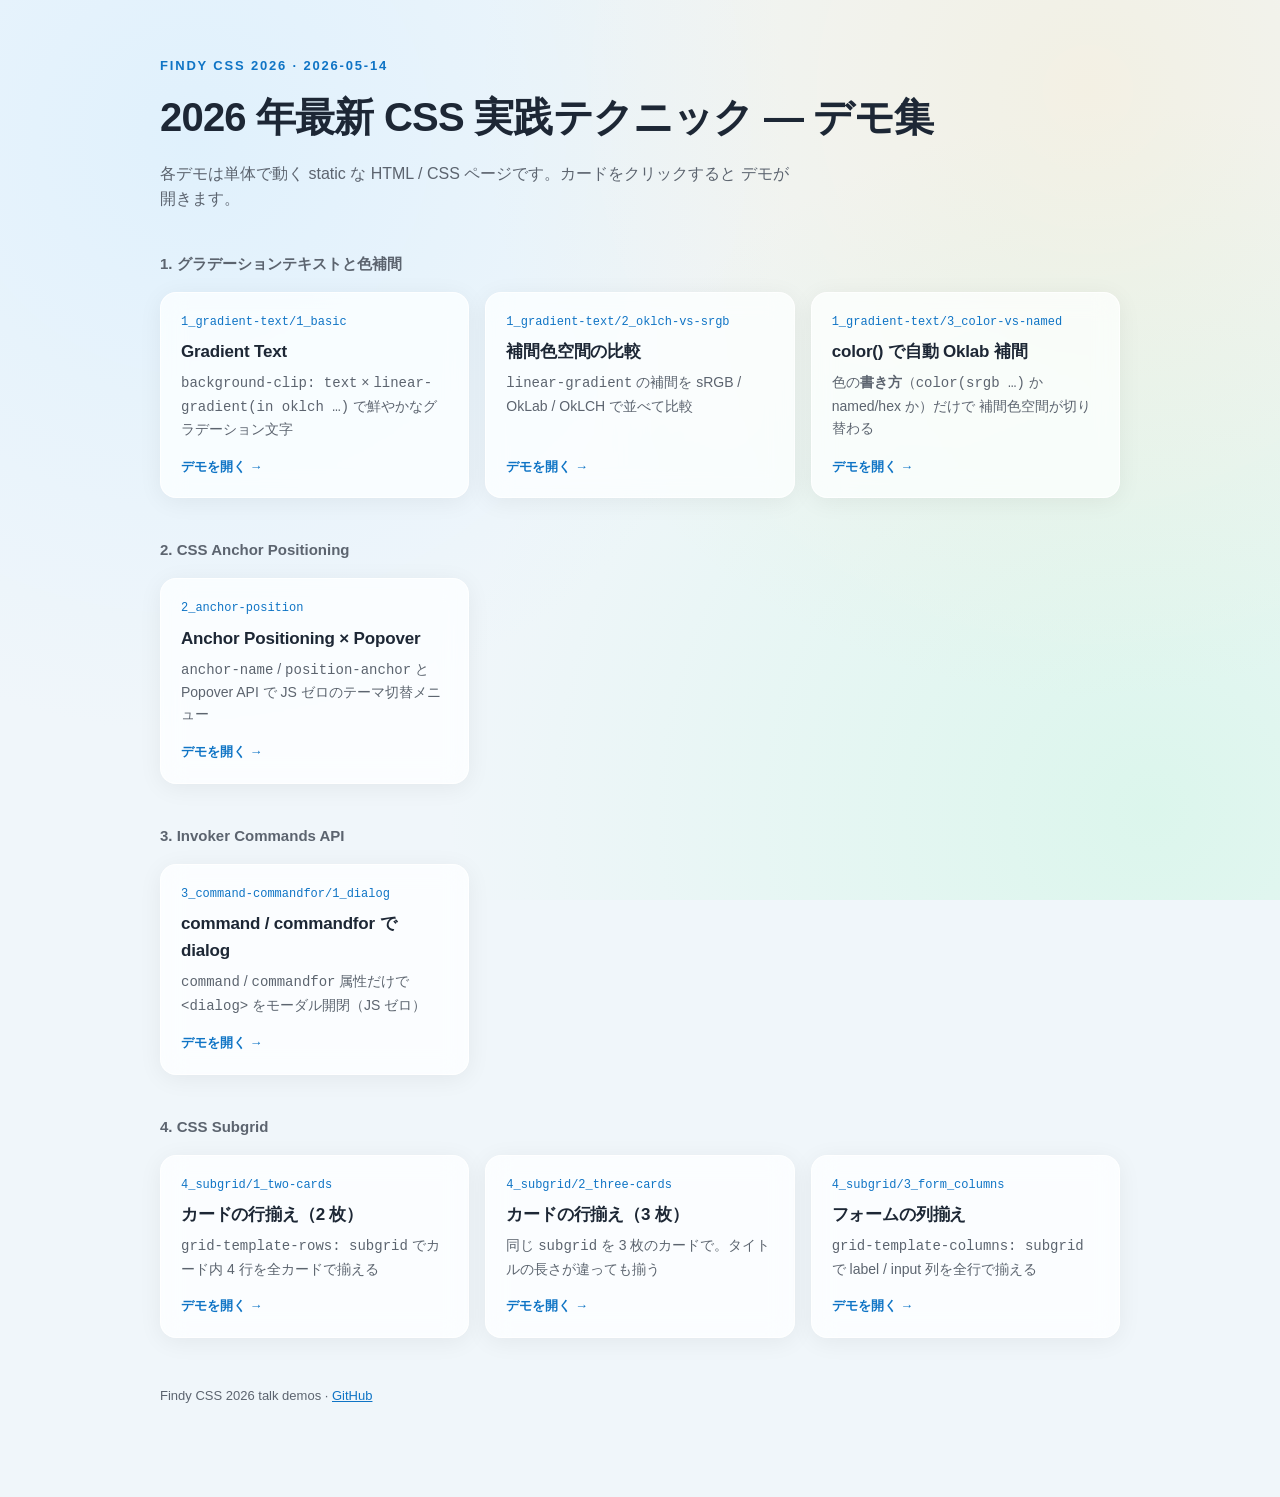
<file: index.html>
<!doctype html>
<html lang="ja">
  <head>
    <meta charset="utf-8" />
    <meta name="viewport" content="width=device-width, initial-scale=1.0" />
    <title>Findy CSS 2026 — Demos</title>
    <style>
      *,
      *::before,
      *::after {
        box-sizing: border-box;
        margin: 0;
        padding: 0;
      }
      :root {
        color-scheme: light;
        --text-primary: oklch(0.27 0.03 256);
        --text-secondary: oklch(0.5 0.02 256);
        --bg: oklch(0.97 0.008 240);
        --card-bg: oklch(1 0 0 / 0.7);
        --card-border: oklch(1 0 0 / 0.8);
        --accent: oklch(0.55 0.15 250);
        --shadow: 0 4px 24px oklch(0 0 0 / 0.06);
      }
      body {
        min-height: 100dvh;
        padding: 56px 24px 96px;
        font-family:
          -apple-system, BlinkMacSystemFont, "Segoe UI", "Hiragino Kaku Gothic ProN",
          "Noto Sans JP", sans-serif;
        line-height: 1.6;
        color: var(--text-primary);
        background:
          radial-gradient(circle at 15% 15%, oklch(0.93 0.05 250 / 0.5), transparent 45%),
          radial-gradient(circle at 85% 10%, oklch(0.9 0.12 80 / 0.18), transparent 45%),
          radial-gradient(circle at 90% 90%, oklch(0.92 0.08 160 / 0.35), transparent 50%),
          var(--bg);
        background-attachment: fixed;
      }
      .wrap {
        max-width: 960px;
        margin: 0 auto;
      }
      header {
        margin-bottom: 40px;
      }
      .eyebrow {
        font-size: 0.8125rem;
        font-weight: 700;
        letter-spacing: 0.14em;
        text-transform: uppercase;
        color: var(--accent);
      }
      h1 {
        margin: 8px 0 12px;
        font-size: clamp(1.75rem, 4vw, 2.5rem);
        letter-spacing: -0.02em;
      }
      .lead {
        color: var(--text-secondary);
        max-width: 640px;
        text-wrap: pretty;
      }
      .grid {
        display: grid;
        gap: 16px;
        grid-template-columns: repeat(auto-fill, minmax(280px, 1fr));
      }
      .group-title {
        grid-column: 1 / -1;
        margin: 24px 0 0;
        font-size: 0.9375rem;
        font-weight: 700;
        color: var(--text-secondary);
      }
      .group-title:first-of-type {
        margin-top: 0;
      }
      .card {
        display: flex;
        flex-direction: column;
        gap: 6px;
        padding: 20px;
        border: 1px solid var(--card-border);
        border-radius: 16px;
        background: var(--card-bg);
        backdrop-filter: blur(12px);
        box-shadow: var(--shadow);
        color: inherit;
        text-decoration: none;
        transition:
          transform 0.15s ease,
          box-shadow 0.15s ease;
      }
      .card:hover {
        transform: translateY(-2px);
        box-shadow: 0 10px 30px oklch(0 0 0 / 0.1);
      }
      .card-path {
        font-family: ui-monospace, "SF Mono", Menlo, monospace;
        font-size: 0.75rem;
        color: var(--accent);
      }
      .card-title {
        font-size: 1.0625rem;
        font-weight: 700;
        letter-spacing: -0.01em;
      }
      .card-desc {
        font-size: 0.875rem;
        color: var(--text-secondary);
        text-wrap: pretty;
      }
      .card-open {
        margin-top: auto;
        padding-top: 10px;
        font-size: 0.8125rem;
        font-weight: 600;
        color: var(--accent);
      }
      footer {
        margin-top: 48px;
        font-size: 0.8125rem;
        color: var(--text-secondary);
      }
      footer a {
        color: var(--accent);
      }
      :focus-visible {
        outline: 2px solid var(--accent);
        outline-offset: 3px;
      }
    </style>
  </head>
  <body>
    <div class="wrap">
      <header>
        <p class="eyebrow">Findy CSS 2026 · 2026-05-14</p>
        <h1>2026 年最新 CSS 実践テクニック — デモ集</h1>
        <p class="lead">
          各デモは単体で動く static な HTML / CSS ページです。カードをクリックすると
          デモが開きます。
        </p>
      </header>

      <div class="grid">
        <h2 class="group-title">1. グラデーションテキストと色補間</h2>

        <a class="card" href="./1_gradient-text/1_basic/">
          <span class="card-path">1_gradient-text/1_basic</span>
          <span class="card-title">Gradient Text</span>
          <span class="card-desc">
            <code>background-clip: text</code> × <code>linear-gradient(in oklch …)</code>
            で鮮やかなグラデーション文字
          </span>
          <span class="card-open">デモを開く →</span>
        </a>

        <a class="card" href="./1_gradient-text/2_oklch-vs-srgb/">
          <span class="card-path">1_gradient-text/2_oklch-vs-srgb</span>
          <span class="card-title">補間色空間の比較</span>
          <span class="card-desc">
            <code>linear-gradient</code> の補間を sRGB / OkLab / OkLCH で並べて比較
          </span>
          <span class="card-open">デモを開く →</span>
        </a>

        <a class="card" href="./1_gradient-text/3_color-vs-named/">
          <span class="card-path">1_gradient-text/3_color-vs-named</span>
          <span class="card-title">color() で自動 Oklab 補間</span>
          <span class="card-desc">
            色の<strong>書き方</strong>（<code>color(srgb …)</code> か named/hex か）だけで
            補間色空間が切り替わる
          </span>
          <span class="card-open">デモを開く →</span>
        </a>

        <h2 class="group-title">2. CSS Anchor Positioning</h2>

        <a class="card" href="./2_anchor-position/">
          <span class="card-path">2_anchor-position</span>
          <span class="card-title">Anchor Positioning × Popover</span>
          <span class="card-desc">
            <code>anchor-name</code> / <code>position-anchor</code> と Popover API で
            JS ゼロのテーマ切替メニュー
          </span>
          <span class="card-open">デモを開く →</span>
        </a>

        <h2 class="group-title">3. Invoker Commands API</h2>

        <a class="card" href="./3_command-commandfor/1_dialog/">
          <span class="card-path">3_command-commandfor/1_dialog</span>
          <span class="card-title">command / commandfor で dialog</span>
          <span class="card-desc">
            <code>command</code> / <code>commandfor</code> 属性だけで
            <code>&lt;dialog&gt;</code> をモーダル開閉（JS ゼロ）
          </span>
          <span class="card-open">デモを開く →</span>
        </a>

        <h2 class="group-title">4. CSS Subgrid</h2>

        <a class="card" href="./4_subgrid/1_two-cards/">
          <span class="card-path">4_subgrid/1_two-cards</span>
          <span class="card-title">カードの行揃え（2 枚）</span>
          <span class="card-desc">
            <code>grid-template-rows: subgrid</code> でカード内 4 行を全カードで揃える
          </span>
          <span class="card-open">デモを開く →</span>
        </a>

        <a class="card" href="./4_subgrid/2_three-cards/">
          <span class="card-path">4_subgrid/2_three-cards</span>
          <span class="card-title">カードの行揃え（3 枚）</span>
          <span class="card-desc">
            同じ <code>subgrid</code> を 3 枚のカードで。タイトルの長さが違っても揃う
          </span>
          <span class="card-open">デモを開く →</span>
        </a>

        <a class="card" href="./4_subgrid/3_form_columns/">
          <span class="card-path">4_subgrid/3_form_columns</span>
          <span class="card-title">フォームの列揃え</span>
          <span class="card-desc">
            <code>grid-template-columns: subgrid</code> で label / input 列を全行で揃える
          </span>
          <span class="card-open">デモを開く →</span>
        </a>
      </div>

      <footer>
        Findy CSS 2026 talk demos ·
        <a href="https://github.com/tonkotsuboy/findy-css-2026-demos">GitHub</a>
      </footer>
    </div>
  </body>
</html>
</file>
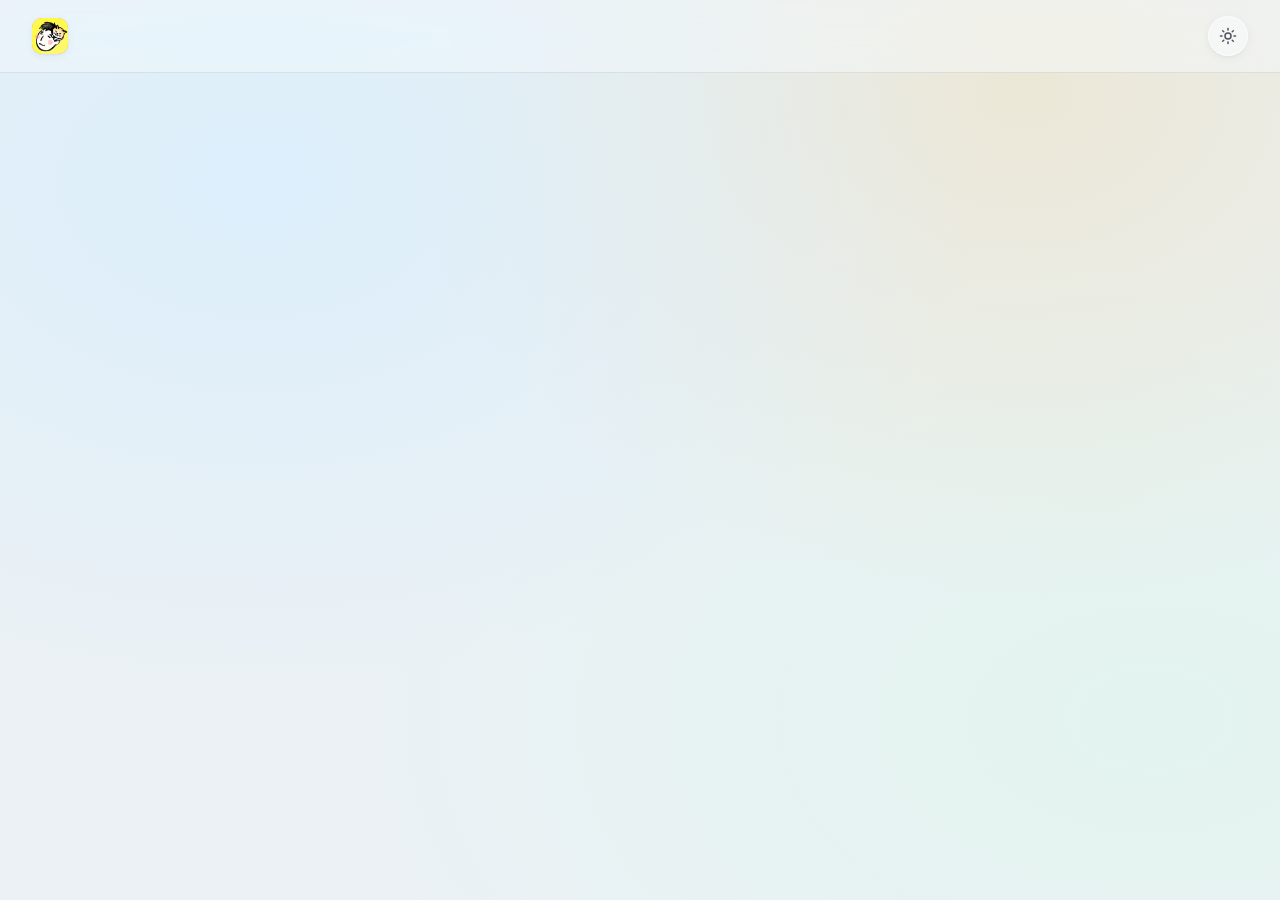
<file: 2_anchor-position/index.html>
<!doctype html>
<html lang="ja">
  <head>
    <meta charset="utf-8" />
    <meta content="width=device-width, initial-scale=1.0" name="viewport" />
    <title>CSS Anchor Positioning - テーマ切り替えメニュー</title>
    <link href="./style.css" rel="stylesheet" />
  </head>
  <body>
    <header class="header">
      <div class="header-inner">
        <!-- Logo -->
        <a href="#" class="logo">
          <span class="avatar">
            <img src="./avatar.png" alt="" width="36" height="36" />
          </span>
        </a>

<!--        &lt;!&ndash; Nav &ndash;&gt;-->
<!--        <nav class="nav">-->
<!--          <a href="#" class="nav-link active">WORKS</a>-->
<!--          <a href="#" class="nav-link">ABOUT</a>-->
<!--          <a href="#" class="nav-link">CONTACT</a>-->
<!--        </nav>-->

        <!-- Actions: テーマ切り替えボタン -->
        <div class="actions">
          <button
            type="button"
            class="theme-button"
            commandfor="theme-menu"
            command="toggle-popover"
          >
            <img src="./sun.svg" alt="" width="18" height="18" />
          </button>

          <!-- Popover: theme-button にアンカー指定で位置決め -->
          <ul id="theme-menu" class="theme-menu" popover>
            <li>
              <button
                type="button"
                class="menu-item"
                commandfor="theme-menu"
                command="hide-popover"
              >
                <img class="menu-icon" src="./sun.svg" alt="" width="16" height="16" />
                <span class="menu-label">ライトテーマ</span>
                <img class="check-icon" src="./check.svg" alt="" width="16" height="16" />
              </button>
            </li>
            <li>
              <button
                type="button"
                class="menu-item"
                commandfor="theme-menu"
                command="hide-popover"
              >
                <img class="menu-icon" src="./moon.svg" alt="" width="16" height="16" />
                <span class="menu-label">ダークテーマ</span>
              </button>
            </li>
            <li>
              <button
                type="button"
                class="menu-item"
                commandfor="theme-menu"
                command="hide-popover"
              >
                <img class="menu-icon" src="./monitor.svg" alt="" width="16" height="16" />
                <span class="menu-label">システム</span>
              </button>
            </li>
          </ul>
        </div>
      </div>
    </header>
  </body>
</html>
</file>
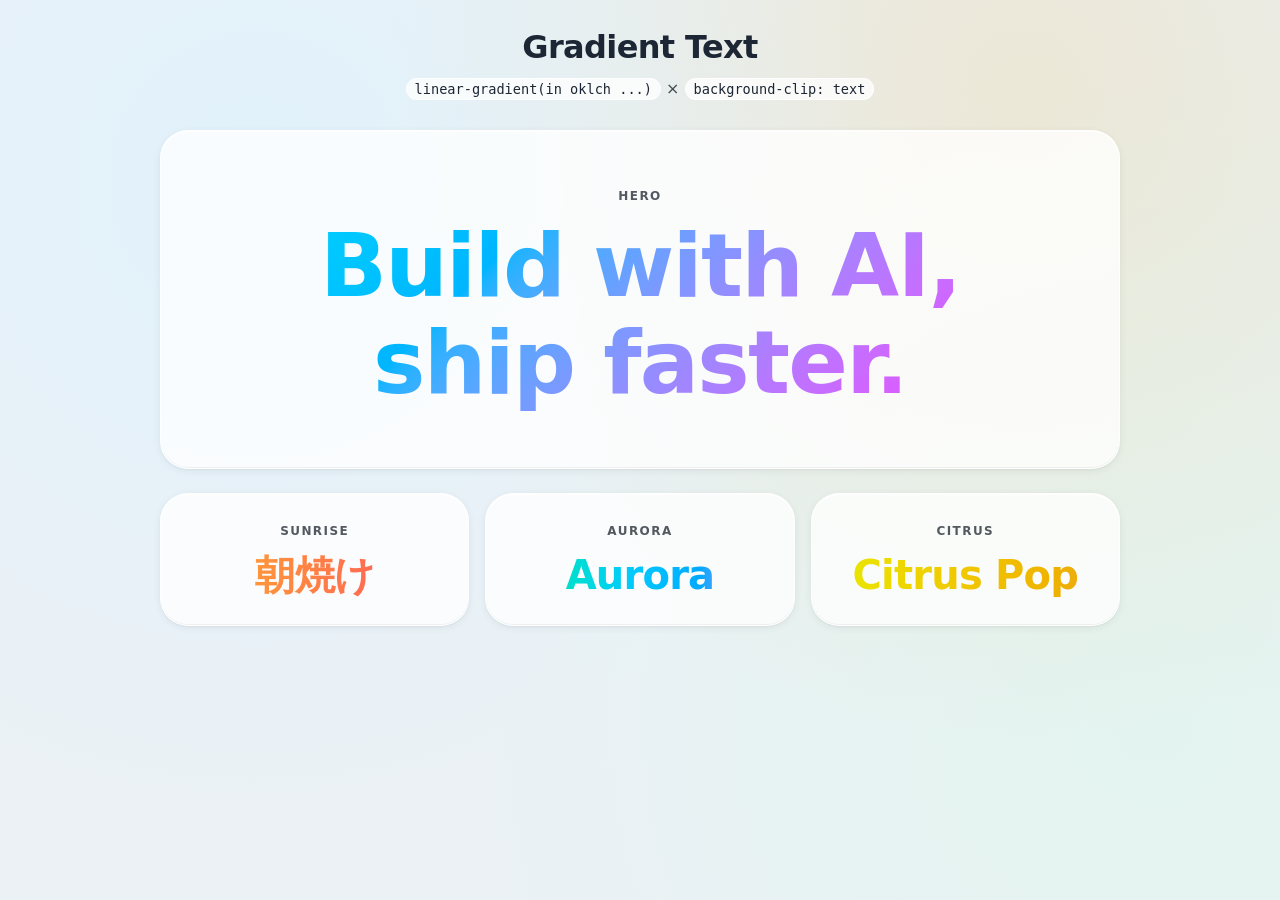
<file: 1_gradient-text/1_basic/index.html>
<!doctype html>
<html lang="ja">
  <head>
    <meta charset="utf-8" />
    <meta content="width=device-width, initial-scale=1.0" name="viewport" />
    <title>AI Gradient Text - 基本</title>
    <link href="./style.css" rel="stylesheet" />
  </head>
  <body>
    <header class="header">
      <h1>Gradient Text</h1>
      <p class="lead">
        <code>linear-gradient(in oklch ...)</code> ×
        <code>background-clip: text</code>
      </p>
    </header>

    <main class="stage">
      <!-- グラデーションテキスト本体：cyan → magenta を OKLCH 補間で繋ぐ -->
      <section class="glass-card hero">
        <p class="eyebrow">HERO</p>
        <h2 class="gradient-text gradient-text--hero">
          Build with AI,<br />ship faster.
        </h2>
      </section>

      <!-- バリエーション：複数のグラデでテキストが主役であることを見せる -->
      <section class="variants">
        <article class="glass-card variant">
          <p class="eyebrow">SUNRISE</p>
          <h3 class="gradient-text gradient-text--sunrise">朝焼け</h3>
        </article>

        <article class="glass-card variant">
          <p class="eyebrow">AURORA</p>
          <h3 class="gradient-text gradient-text--aurora">Aurora</h3>
        </article>

        <article class="glass-card variant">
          <p class="eyebrow">CITRUS</p>
          <h3 class="gradient-text gradient-text--citrus">Citrus Pop</h3>
        </article>
      </section>
    </main>
  </body>
</html>
</file>
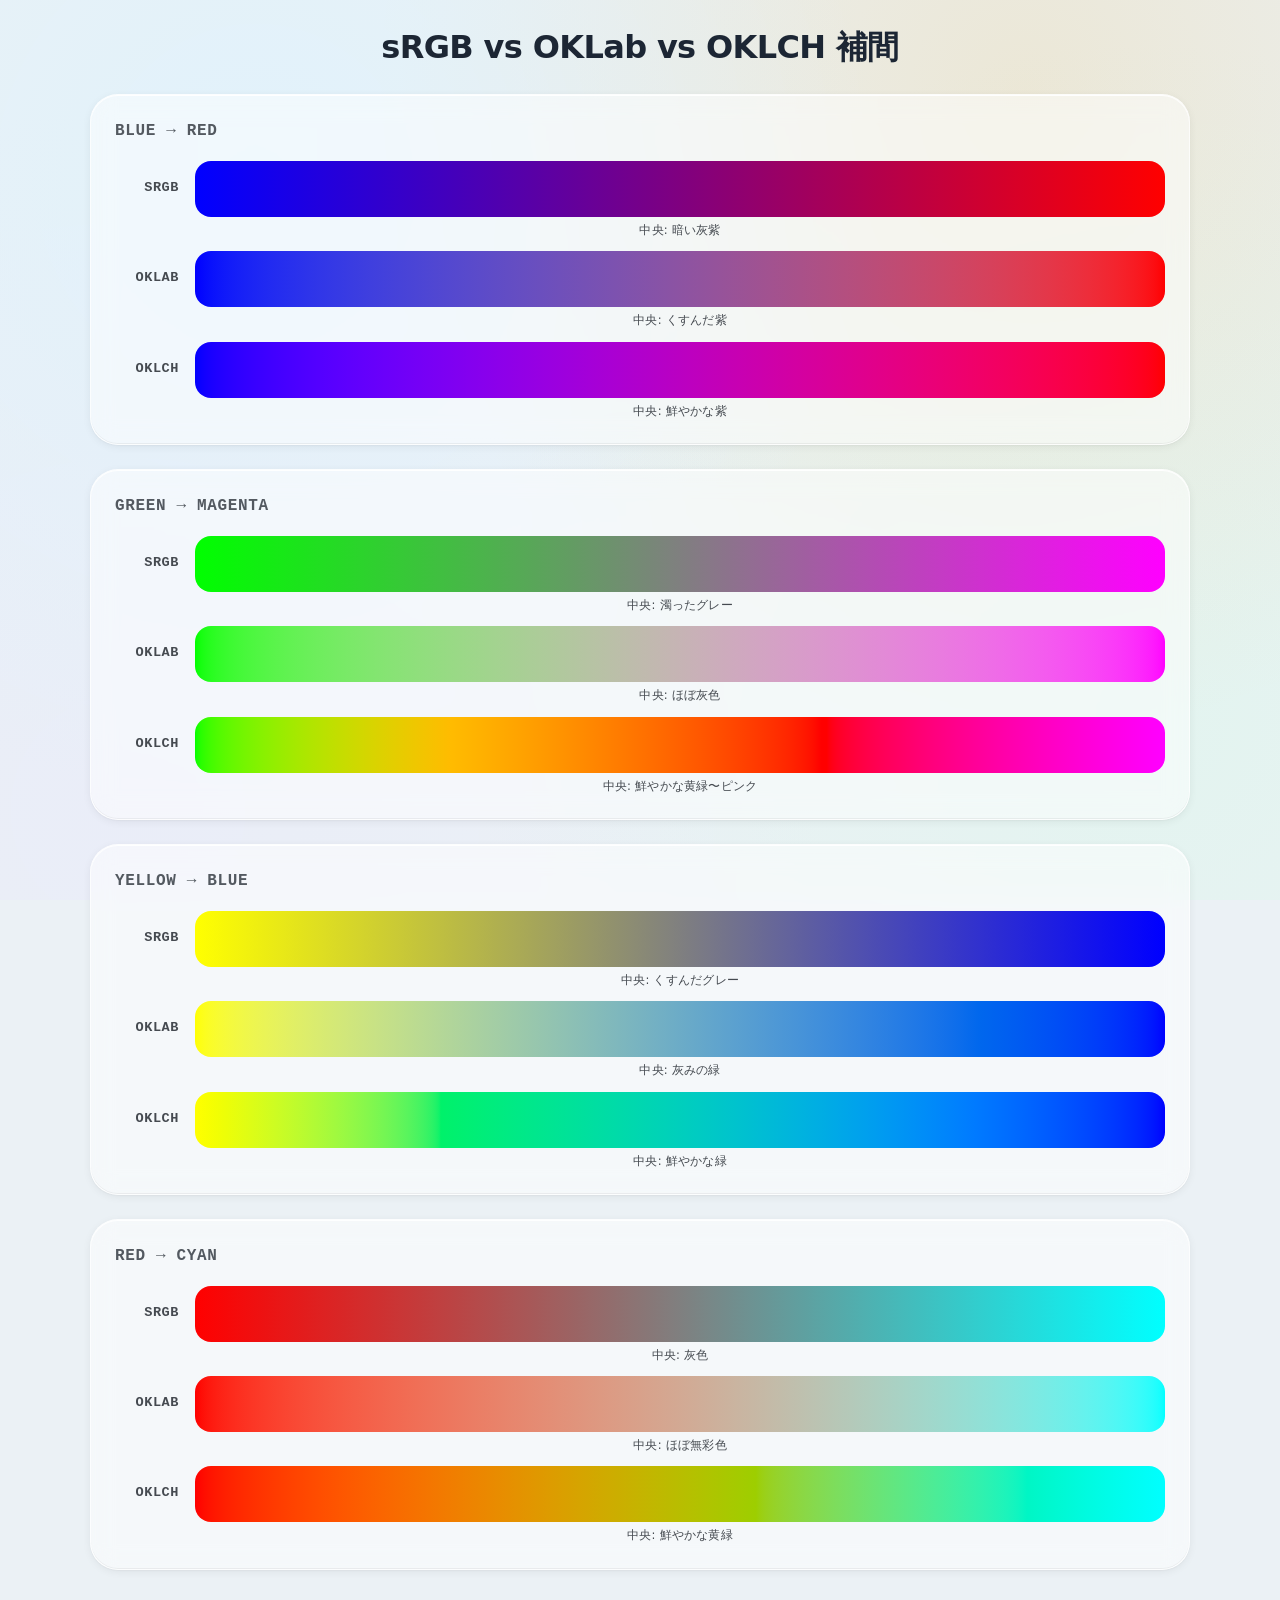
<file: 1_gradient-text/2_oklch-vs-srgb/index.html>
<!doctype html>
<html lang="ja">
  <head>
    <meta charset="utf-8" />
    <meta content="width=device-width, initial-scale=1.0" name="viewport" />
    <title>sRGB vs OkLab vs OkLCH 補間色空間の比較</title>
    <link href="./style.css" rel="stylesheet" />
  </head>
  <body>
  <header class="header">
    <h1>sRGB vs OKLab vs OKLCH 補間</h1>
  </header>

  <main class="stage">
    <!-- 青 ↔ 赤 -->
    <section class="pair">
      <h2 class="pair-title">blue → red</h2>

      <div class="row">
        <p class="row-label">sRGB</p>
        <div class="bar-cell">
          <div class="bar bar--blue-red-srgb"></div>
          <p class="bar-caption">中央: 暗い灰紫</p>
        </div>
      </div>

      <div class="row">
        <p class="row-label">OkLab</p>
        <div class="bar-cell">
          <div class="bar bar--blue-red-oklab"></div>
          <p class="bar-caption">中央: くすんだ紫</p>
        </div>
      </div>

      <div class="row">
        <p class="row-label">OkLCH</p>
        <div class="bar-cell">
          <div class="bar bar--blue-red-oklch"></div>
          <p class="bar-caption">中央: 鮮やかな紫</p>
        </div>
      </div>
    </section>

    <!-- 緑 ↔ マゼンタ -->
    <section class="pair">
      <h2 class="pair-title">green → magenta</h2>

      <div class="row">
        <p class="row-label">sRGB</p>
        <div class="bar-cell">
          <div class="bar bar--green-magenta-srgb"></div>
          <p class="bar-caption">中央: 濁ったグレー</p>
        </div>
      </div>

      <div class="row">
        <p class="row-label">OkLab</p>
        <div class="bar-cell">
          <div class="bar bar--green-magenta-oklab"></div>
          <p class="bar-caption">中央: ほぼ灰色</p>
        </div>
      </div>

      <div class="row">
        <p class="row-label">OkLCH</p>
        <div class="bar-cell">
          <div class="bar bar--green-magenta-oklch"></div>
          <p class="bar-caption">中央: 鮮やかな黄緑〜ピンク</p>
        </div>
      </div>
    </section>

    <!-- 黄 ↔ 青 -->
    <section class="pair">
      <h2 class="pair-title">yellow → blue</h2>

      <div class="row">
        <p class="row-label">sRGB</p>
        <div class="bar-cell">
          <div class="bar bar--yellow-blue-srgb"></div>
          <p class="bar-caption">中央: くすんだグレー</p>
        </div>
      </div>

      <div class="row">
        <p class="row-label">OkLab</p>
        <div class="bar-cell">
          <div class="bar bar--yellow-blue-oklab"></div>
          <p class="bar-caption">中央: 灰みの緑</p>
        </div>
      </div>

      <div class="row">
        <p class="row-label">OkLCH</p>
        <div class="bar-cell">
          <div class="bar bar--yellow-blue-oklch"></div>
          <p class="bar-caption">中央: 鮮やかな緑</p>
        </div>
      </div>
    </section>

    <!-- 赤 ↔ シアン -->
    <section class="pair">
      <h2 class="pair-title">red → cyan</h2>

      <div class="row">
        <p class="row-label">sRGB</p>
        <div class="bar-cell">
          <div class="bar bar--red-cyan-srgb"></div>
          <p class="bar-caption">中央: 灰色</p>
        </div>
      </div>

      <div class="row">
        <p class="row-label">OkLab</p>
        <div class="bar-cell">
          <div class="bar bar--red-cyan-oklab"></div>
          <p class="bar-caption">中央: ほぼ無彩色</p>
        </div>
      </div>

      <div class="row">
        <p class="row-label">OkLCH</p>
        <div class="bar-cell">
          <div class="bar bar--red-cyan-oklch"></div>
          <p class="bar-caption">中央: 鮮やかな黄緑</p>
        </div>
      </div>
    </section>
  </main>
  </body>
</html>
</file>
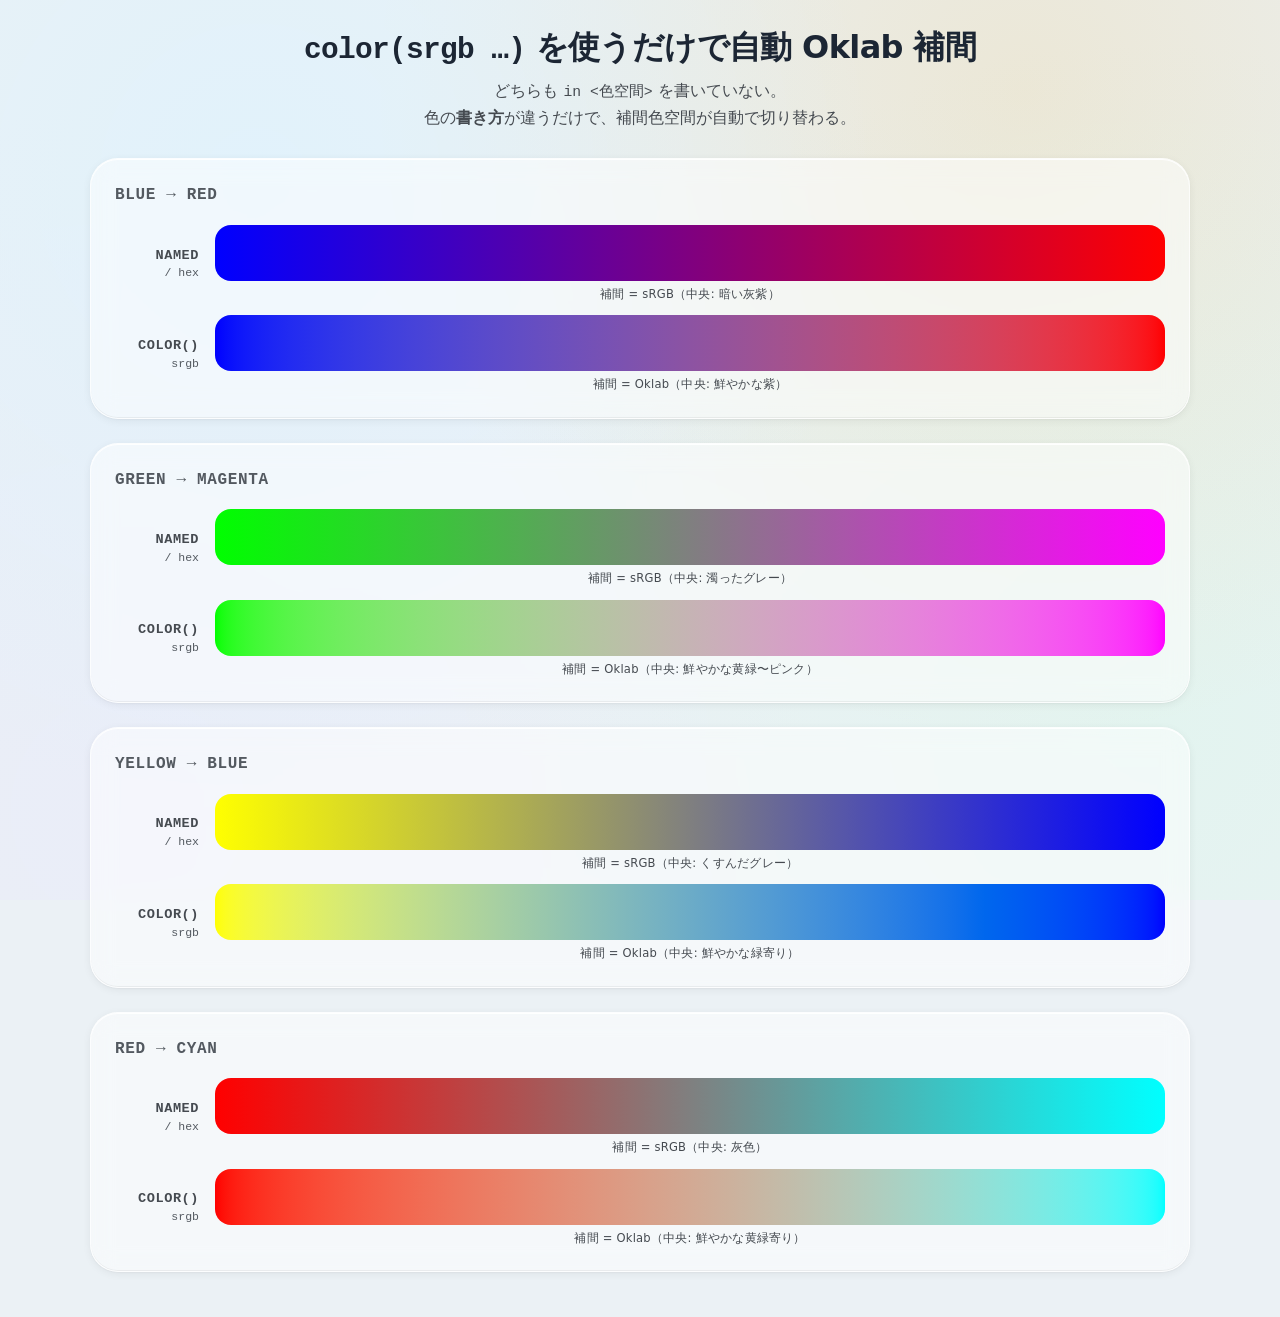
<file: 1_gradient-text/3_color-vs-named/index.html>
<!doctype html>
<html lang="ja">
  <head>
    <meta charset="utf-8" />
    <meta content="width=device-width, initial-scale=1.0" name="viewport" />
    <title>color(srgb …) と named/hex で自動補間が変わる</title>
    <link href="./style.css" rel="stylesheet" />
  </head>
  <body>
    <header class="header">
      <h1>
        <code>color(srgb …)</code> を使うだけで自動 Oklab 補間
      </h1>
      <p class="lead">
        どちらも <code>in &lt;色空間&gt;</code> を書いていない。<br />
        色の<strong>書き方</strong>が違うだけで、補間色空間が自動で切り替わる。
      </p>
    </header>

    <main class="stage">
      <!-- 青 ↔ 赤 -->
      <section class="pair">
        <h2 class="pair-title">blue → red</h2>

        <div class="row">
          <p class="row-label">
            named<br /><span class="row-sub">/ hex</span>
          </p>
          <div class="bar-cell">
            <div class="bar bar--blue-red-legacy"></div>
            <p class="bar-caption">補間 = sRGB（中央: 暗い灰紫）</p>
          </div>
        </div>

        <div class="row">
          <p class="row-label">
            color()<br /><span class="row-sub">srgb</span>
          </p>
          <div class="bar-cell">
            <div class="bar bar--blue-red-color"></div>
            <p class="bar-caption">補間 = Oklab（中央: 鮮やかな紫）</p>
          </div>
        </div>
      </section>

      <!-- 緑 ↔ マゼンタ -->
      <section class="pair">
        <h2 class="pair-title">green → magenta</h2>

        <div class="row">
          <p class="row-label">
            named<br /><span class="row-sub">/ hex</span>
          </p>
          <div class="bar-cell">
            <div class="bar bar--green-magenta-legacy"></div>
            <p class="bar-caption">補間 = sRGB（中央: 濁ったグレー）</p>
          </div>
        </div>

        <div class="row">
          <p class="row-label">
            color()<br /><span class="row-sub">srgb</span>
          </p>
          <div class="bar-cell">
            <div class="bar bar--green-magenta-color"></div>
            <p class="bar-caption">補間 = Oklab（中央: 鮮やかな黄緑〜ピンク）</p>
          </div>
        </div>
      </section>

      <!-- 黄 ↔ 青 -->
      <section class="pair">
        <h2 class="pair-title">yellow → blue</h2>

        <div class="row">
          <p class="row-label">
            named<br /><span class="row-sub">/ hex</span>
          </p>
          <div class="bar-cell">
            <div class="bar bar--yellow-blue-legacy"></div>
            <p class="bar-caption">補間 = sRGB（中央: くすんだグレー）</p>
          </div>
        </div>

        <div class="row">
          <p class="row-label">
            color()<br /><span class="row-sub">srgb</span>
          </p>
          <div class="bar-cell">
            <div class="bar bar--yellow-blue-color"></div>
            <p class="bar-caption">補間 = Oklab（中央: 鮮やかな緑寄り）</p>
          </div>
        </div>
      </section>

      <!-- 赤 ↔ シアン -->
      <section class="pair">
        <h2 class="pair-title">red → cyan</h2>

        <div class="row">
          <p class="row-label">
            named<br /><span class="row-sub">/ hex</span>
          </p>
          <div class="bar-cell">
            <div class="bar bar--red-cyan-legacy"></div>
            <p class="bar-caption">補間 = sRGB（中央: 灰色）</p>
          </div>
        </div>

        <div class="row">
          <p class="row-label">
            color()<br /><span class="row-sub">srgb</span>
          </p>
          <div class="bar-cell">
            <div class="bar bar--red-cyan-color"></div>
            <p class="bar-caption">補間 = Oklab（中央: 鮮やかな黄緑寄り）</p>
          </div>
        </div>
      </section>
    </main>
  </body>
</html>
</file>
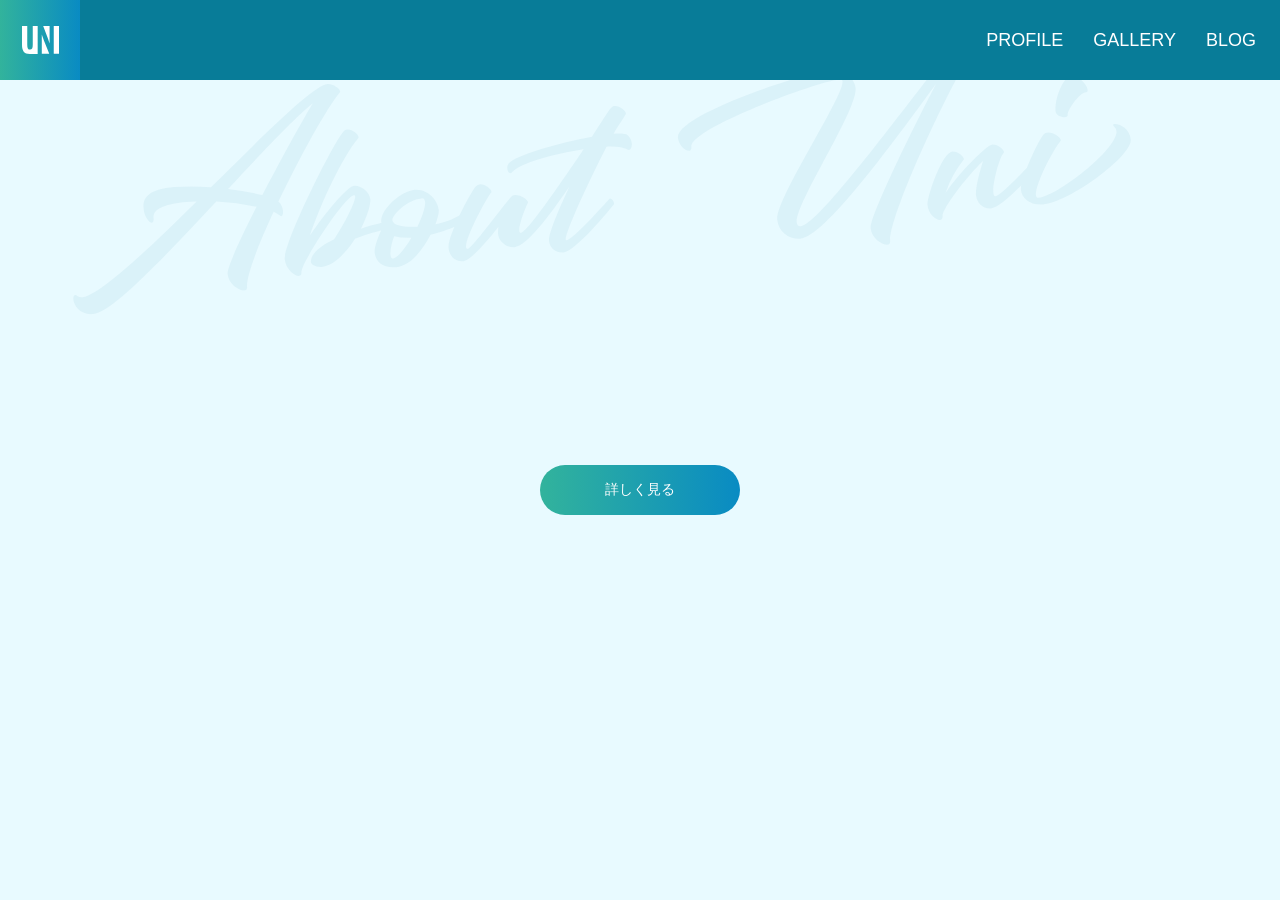
<file: 3_command-commandfor/1_dialog/index.html>
<!doctype html>
<html lang="ja">
  <head>
    <meta charset="utf-8" />
    <meta content="width=device-width, initial-scale=1.0" name="viewport" />
    <title>Invoker Commands - dialog をモーダル表示</title>
    <link href="./style.css" rel="stylesheet" />
  </head>
  <body>
    <nav aria-label="ページ内ナビゲーション" class="navigation">
      <div class="brand-logo">
        <img alt="UNI" height="28" src="./images/brand_logo.svg" width="37" />
      </div>
      <ul class="link-list">
        <li><a href="#profile">PROFILE</a></li>
        <li><a href="#gallery">GALLERY</a></li>
        <li><a href="#blog">BLOG</a></li>
      </ul>
    </nav>

    <main>
      <section class="profile" id="profile">
        <!-- ★ Invoker Commands: command="show-modal" で dialog をモーダル表示 -->
        <button class="dialog-button"
                commandfor="dialog" command="show-modal">
          詳しく見る
        </button>
      </section>
    </main>

    <!-- closedby="any" を付けると、backdrop クリック / Esc で閉じる挙動が
         HTML 属性だけで実現できる -->
    <dialog class="dialog" id="dialog" closedby="any">
      <img
        alt=""
        class="image"
        height="600"
        src="./images/photo2.jpg"
        width="800"
      />
      <h2 class="image-title">待ちぼうけのうにちゃん</h2>
      <p class="image-description">玄関の鍵が空くと、いつもこの姿勢になる</p>

      <!-- ★ Invoker Commands: command="close" で dialog を閉じる -->
      <button class="close-button" commandfor="dialog" command="close">
        <img alt="閉じる" height="25" src="./images/close.png" width="25" />
      </button>
    </dialog>
  </body>
</html>
</file>
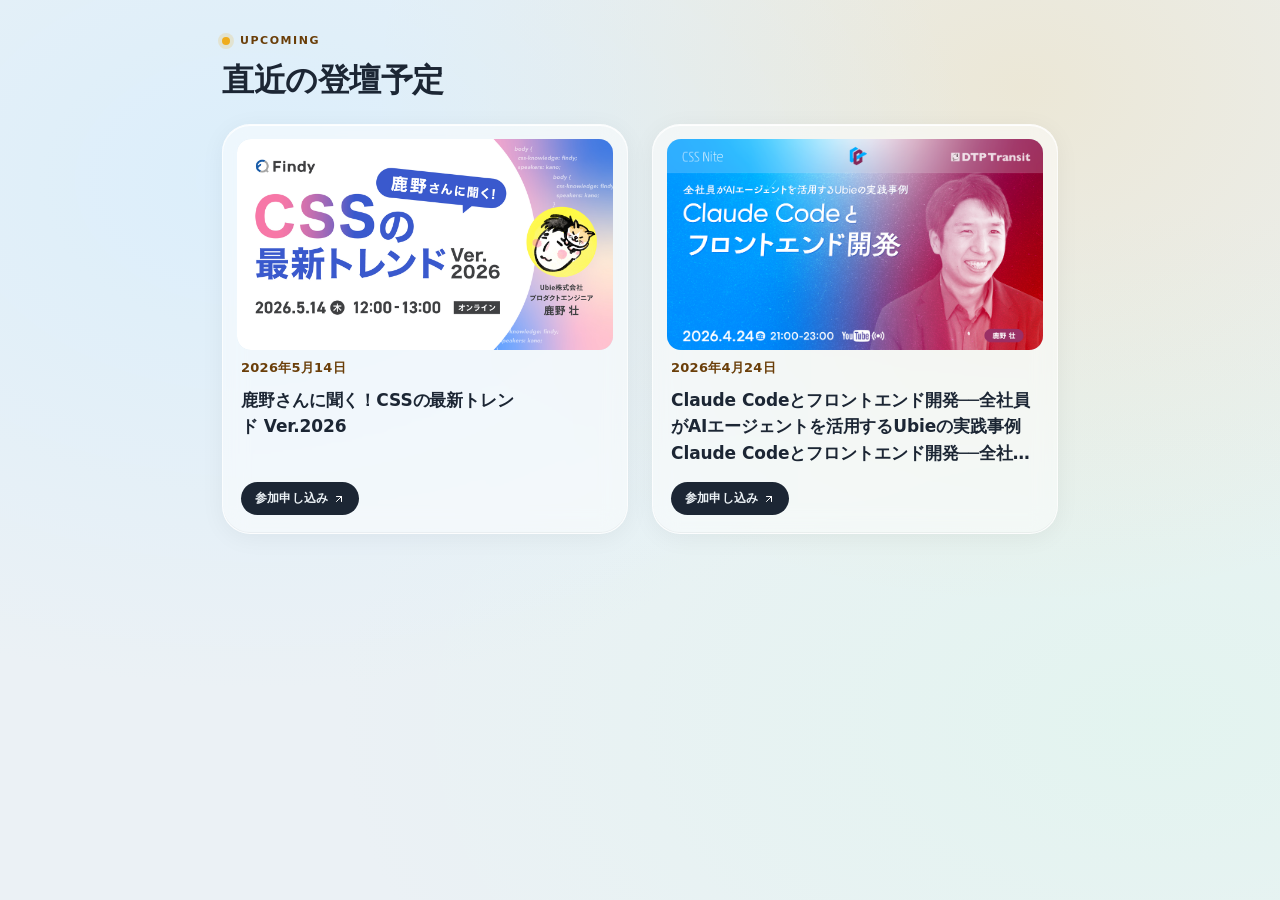
<file: 4_subgrid/1_two-cards/index.html>
<!doctype html>
<html lang="ja">
  <head>
    <meta charset="utf-8" />
    <meta content="width=device-width, initial-scale=1.0" name="viewport" />
    <title>subgrid - カードレイアウトの行揃え（2 カード）</title>
    <link href="./style.css" rel="stylesheet" />
  </head>
  <body>
    <main class="stage">
      <header class="section-head">
        <div class="eyebrow-row">
          <span class="eyebrow-dot" aria-hidden="true"></span>
          <span class="eyebrow">Upcoming</span>
        </div>
        <h2 class="section-title">直近の登壇予定</h2>
      </header>

      <div class="grid">
        <a href="#" class="card">
          <div class="thumb">
            <img
              src="./findy-css-2026.png"
              alt=""
              class="thumb-img"
              width="800"
              height="450"
            />
          </div>
          <time class="date" datetime="2026-05-14">2026年5月14日</time>
          <h3 class="title">鹿野さんに聞く！CSSの最新トレンド Ver.2026</h3>
          <div class="foot-row">
            <span class="register-btn">
              参加申し込み
              <img src="./arrow-up-right.svg" alt="" width="12" height="12" />
            </span>
          </div>
        </a>

        <a href="#" class="card">
          <div class="thumb">
            <img
              src="./cssnite-20260424.png"
              alt=""
              class="thumb-img"
              width="800"
              height="450"
            />
          </div>
          <time class="date" datetime="2026-04-24">2026年4月24日</time>
          <h3 class="title">
            Claude Codeとフロントエンド開発──全社員がAIエージェントを活用するUbieの実践事例
            Claude Codeとフロントエンド開発──全社員がAIエージェントを活用するUbieの実践事例
            Claude Codeとフロントエンド開発──全社員がAIエージェントを活用するUbieの実践事例
            Claude Codeとフロントエンド開発──全社員がAIエージェントを活用するUbieの実践事例
            Claude Codeとフロントエンド開発──全社員がAIエージェントを活用するUbieの実践事例
            Claude Codeとフロントエンド開発──全社員がAIエージェントを活用するUbieの実践事例
            Claude Codeとフロントエンド開発──全社員がAIエージェントを活用するUbieの実践事例
            Claude Codeとフロントエンド開発──全社員がAIエージェントを活用するUbieの実践事例
            Claude Codeとフロントエンド開発──全社員がAIエージェントを活用するUbieの実践事例
            Claude Codeとフロントエンド開発──全社員がAIエージェントを活用するUbieの実践事例
            Claude Codeとフロントエンド開発──全社員がAIエージェントを活用するUbieの実践事例
            Claude Codeとフロントエンド開発──全社員がAIエージェントを活用するUbieの実践事例
            Claude Codeとフロントエンド開発──全社員がAIエージェントを活用するUbieの実践事例
            Claude Codeとフロントエンド開発──全社員がAIエージェントを活用するUbieの実践事例
            Claude Codeとフロントエンド開発──全社員がAIエージェントを活用するUbieの実践事例
            Claude Codeとフロントエンド開発──全社員がAIエージェントを活用するUbieの実践事例
          </h3>
          <div class="foot-row">
            <span class="register-btn">
              参加申し込み
              <img src="./arrow-up-right.svg" alt="" width="12" height="12" />
            </span>
          </div>
        </a>
      </div>
    </main>
  </body>
</html>
</file>
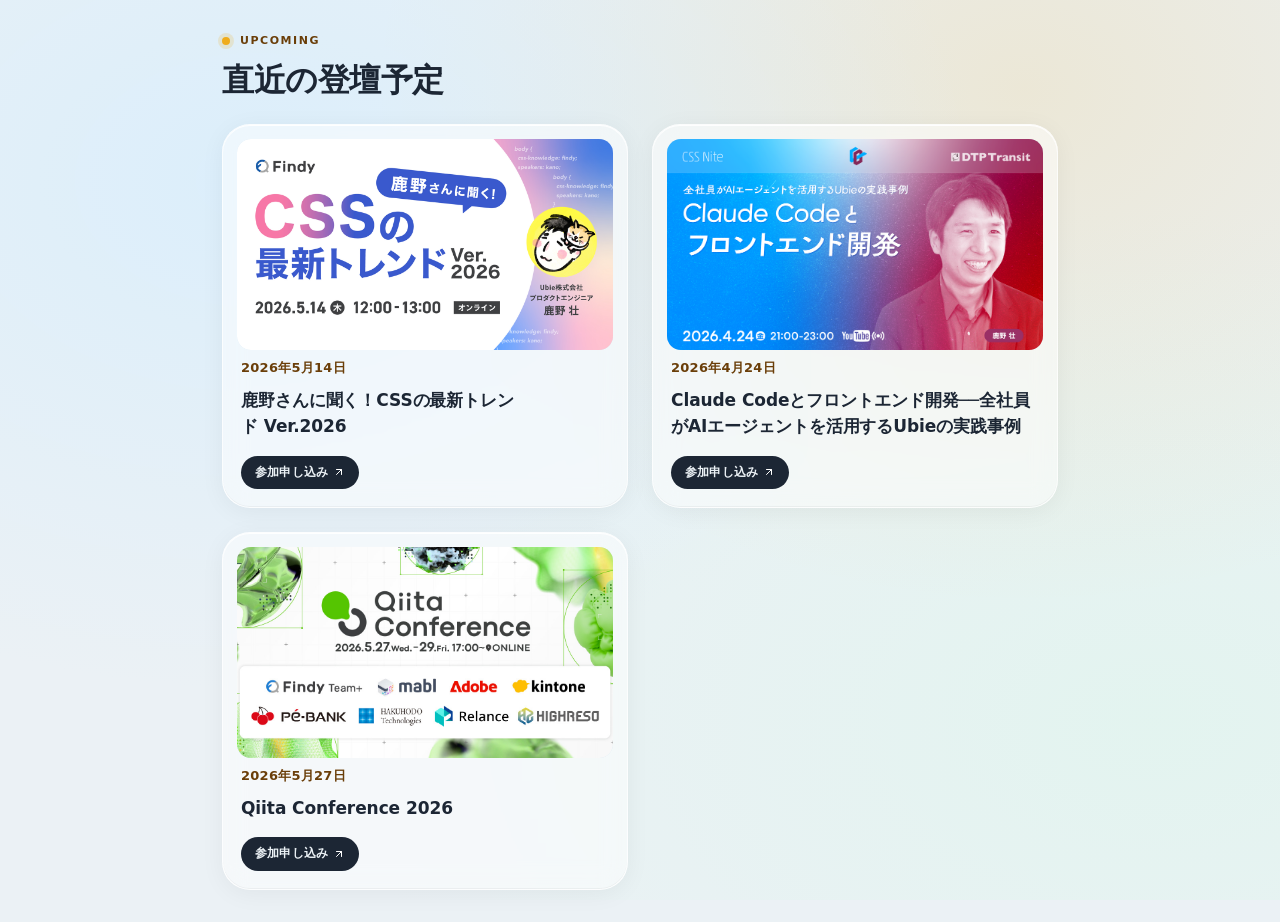
<file: 4_subgrid/2_three-cards/index.html>
<!doctype html>
<html lang="ja">
  <head>
    <meta charset="utf-8" />
    <meta content="width=device-width, initial-scale=1.0" name="viewport" />
    <title>subgrid - カードレイアウトの行揃え（3 カード）</title>
    <link href="./style.css" rel="stylesheet" />
  </head>
  <body>
    <main class="stage">
      <header class="section-head">
        <div class="eyebrow-row">
          <span class="eyebrow-dot" aria-hidden="true"></span>
          <span class="eyebrow">Upcoming</span>
        </div>
        <h2 class="section-title">直近の登壇予定</h2>
      </header>

      <div class="grid">
        <a href="#" class="card">
          <div class="thumb">
            <img
              src="./findy-css-2026.png"
              alt=""
              class="thumb-img"
              width="800"
              height="450"
            />
          </div>
          <time class="date" datetime="2026-05-14">2026年5月14日</time>
          <h3 class="title">鹿野さんに聞く！CSSの最新トレンド Ver.2026</h3>
          <div class="foot-row">
            <span class="register-btn">
              参加申し込み
              <img src="./arrow-up-right.svg" alt="" width="12" height="12" />
            </span>
          </div>
        </a>

        <a href="#" class="card">
          <div class="thumb">
            <img
              src="./cssnite-20260424.png"
              alt=""
              class="thumb-img"
              width="800"
              height="450"
            />
          </div>
          <time class="date" datetime="2026-04-24">2026年4月24日</time>
          <h3 class="title">
            Claude Codeとフロントエンド開発──全社員がAIエージェントを活用するUbieの実践事例
          </h3>
          <div class="foot-row">
            <span class="register-btn">
              参加申し込み
              <img src="./arrow-up-right.svg" alt="" width="12" height="12" />
            </span>
          </div>
        </a>

        <a href="#" class="card">
          <div class="thumb">
            <img
              src="./qiita-conference-2026.jpg"
              alt=""
              class="thumb-img"
              width="800"
              height="450"
            />
          </div>
          <time class="date" datetime="2026-05-27">2026年5月27日</time>
          <h3 class="title">
            Qiita Conference 2026
          </h3>
          <div class="foot-row">
            <span class="register-btn">
              参加申し込み
              <img src="./arrow-up-right.svg" alt="" width="12" height="12" />
            </span>
          </div>
        </a>
      </div>
    </main>
  </body>
</html>
</file>
<file: 2_anchor-position/style.css>
/* ============================================================
   ★ 技術解説: CSS Anchor Positioning + Popover API
   ------------------------------------------------------------
   このデモの主役。アンカー要素と対象要素を CSS だけで連結し、
   popover API と組み合わせて JS ゼロでメニュー位置を決める。
   ============================================================ */

/* (1) アンカー元の宣言
   anchor-name で名前を付けると、その要素を別要素から参照できる
    popoverの場合は省略可能

    */
.theme-button {
  anchor-name: --theme-button-anchor;
}

/* (2) アンカー先の配置
   - position-anchor: 参照するアンカー名
   - inset の anchor(): アンカーの bottom / right を座標として参照
   - position-try-fallbacks: 画面端で衝突したら自動で反転 */
.theme-menu {
  position-anchor: --theme-button-anchor;
  top: calc(anchor(bottom) + 8px);
  right: anchor(right);
  /* popover の UA スタイルは inset: 0 を持つ。使わない辺を auto に戻さないと
     left: 0 / bottom: 0 が残り、over-constrained で right / top が無視される */
  bottom: auto;
  left: auto;
  position-try-fallbacks: flip-block;
}

/* (3) popover の開閉アニメーション
   display / overlay は離散プロパティだが、allow-discrete + @starting-style
   で開いた瞬間のフェードイン、閉じる際のフェードアウトを実現 */
.theme-menu {
  opacity: 0;
  transform: translateY(-40px);
  transition: opacity 0.15s var(--ease-liquid),
  transform 0.15s var(--ease-liquid),
  display 0.15s var(--ease-liquid) allow-discrete,
  overlay 0.15s var(--ease-liquid) allow-discrete;
}

.theme-menu:popover-open {
  opacity: 1;
  transform: translateY(0);

  @starting-style {
    opacity: 0;
    transform: translateY(-40px);
  }
}

/* ============================================================
   以下、装飾スタイル
   （リセット / デザイントークン / Liquid Glass の質感など、
   　Anchor Positioning とは直接関係のない見た目の調整）
   ============================================================ */

/* ---------- Design Tokens (Light Theme) ---------- */
:root {
  --liquid-primary: oklch(0.787 0.158 79);

  --text-primary: oklch(0.267 0.029 256);
  --text-secondary: oklch(0.406 0.013 255);
  --text-tertiary: oklch(0.461 0.014 254);

  --bg-primary: oklch(0.954 0.008 240);
  --bg-gradient-1: oklch(0.93 0.04 240 / 0.6);
  --bg-gradient-2: oklch(0.95 0.055 160 / 0.3);
  --bg-orb-1: oklch(0.787 0.158 79 / 0.14);

  --header-bg: oklch(0.97 0.004 240 / 0.62);
  --header-hairline: rgba(0, 0, 0, 0.08);

  --nav-pill-bg: rgba(255, 255, 255, 0.32);
  --nav-pill-border: rgba(255, 255, 255, 0.5);
  --active-pill-bg: rgba(255, 255, 255, 0.95);

  --glass-bg-strong: rgba(255, 255, 255, 0.85);
  --glass-border: rgba(255, 255, 255, 0.8);
  --glass-card-bg: rgba(255, 255, 255, 0.5);

  --shadow-rest: 0 2px 8px rgba(0, 0, 0, 0.06), 0 1px 2px rgba(0, 0, 0, 0.04);
  --shadow-elevated: 0 10px 30px -5px rgba(0, 0, 0, 0.1),
  0 4px 8px -2px rgba(0, 0, 0, 0.04);

  --radius-sm: 12px;
  --radius-md: 20px;
  --radius-full: 9999px;

  --space-2xs: 0.375rem;
  --space-xs: 0.5rem;
  --space-sm: 1rem;
  --space-md: 1.5rem;
  --space-lg: 2rem;

  --ease-liquid: cubic-bezier(0.4, 0, 0.2, 1);
}

/* ---------- Reset ---------- */
*,
*::before,
*::after {
  box-sizing: border-box;
  margin: 0;
  padding: 0;
}

body {
  min-height: 100dvh;
  background: var(--bg-primary);
  color: var(--text-primary);
  font-family: -apple-system, BlinkMacSystemFont, "Segoe UI", system-ui, sans-serif;
}

/* ---------- Focus Ring ---------- */
:focus-visible {
  outline: 2px solid var(--liquid-primary);
  outline-offset: 4px;
  border-radius: var(--radius-sm);
}

/* Ambient Mesh Background */
body::before {
  content: "";
  position: fixed;
  z-index: -1;
  inset: 0;
  background: radial-gradient(
    ellipse at 20% 20%,
    var(--bg-gradient-1) 0,
    transparent 50%
  ),
  radial-gradient(ellipse at 80% 10%, var(--bg-orb-1) 0, transparent 45%),
  radial-gradient(
    ellipse at 90% 80%,
    var(--bg-gradient-2) 0,
    transparent 50%
  ),
  var(--bg-primary);
}

/* ---------- Header (Liquid Glass) ---------- */
.header {
  position: fixed;
  z-index: 100;
  inset: 0 0 auto 0;
  border-bottom: 1px solid var(--header-hairline);
  backdrop-filter: blur(24px) saturate(180%);
  background: var(--header-bg);
}

.header-inner {
  display: flex;
  max-width: 1400px;
  align-items: center;
  justify-content: space-between;
  padding: var(--space-sm) var(--space-lg);
  margin: 0 auto;
  gap: var(--space-lg);
}

/* ---------- Logo ---------- */
.logo {
  display: flex;
  align-items: center;
  gap: var(--space-xs);
  color: inherit;
  text-decoration: none;
}

.avatar {
  display: block;
  overflow: hidden;
  width: 36px;
  height: 36px;
  border-radius: 10px;
  background: var(--liquid-primary);
  box-shadow: var(--shadow-rest);
}

.avatar img {
  display: block;
  width: 100%;
  height: 100%;
  object-fit: cover;
}

/* ---------- Nav Pill ---------- */
.nav {
  display: flex;
  align-items: center;
  padding: 4px;
  border: 1px solid var(--nav-pill-border);
  border-radius: var(--radius-full);
  background: var(--nav-pill-bg);
  box-shadow: var(--shadow-rest);
}

.nav-link {
  padding: var(--space-xs) var(--space-md);
  border-radius: var(--radius-full);
  color: var(--text-tertiary);
  font-size: 0.875rem;
  font-weight: 500;
  text-decoration: none;
  transition: background 0.2s var(--ease-liquid),
  color 0.2s var(--ease-liquid);
}

.nav-link:hover {
  background: var(--glass-card-bg);
  color: var(--text-primary);
}

.nav-link.active {
  background: var(--active-pill-bg);
  box-shadow: var(--shadow-rest);
  color: var(--text-primary);
  font-weight: 700;
}

/* ---------- Actions ---------- */
.actions {
  display: flex;
  align-items: center;
  gap: var(--space-sm);
}

/* ---------- Theme Toggle Button (見た目部分) ---------- */
.theme-button {
  display: grid;
  width: 40px;
  height: 40px;
  padding: 0;
  border: 1px solid var(--nav-pill-border);
  border-radius: var(--radius-full);
  backdrop-filter: blur(16px) saturate(180%);
  background: var(--nav-pill-bg);
  box-shadow: var(--shadow-rest);
  cursor: pointer;
  place-items: center;
  transition: background 0.2s var(--ease-liquid);
}

.theme-button:hover {
  background: var(--active-pill-bg);
}

/* ---------- Theme Menu (見た目部分) ---------- */
.theme-menu {
  width: max-content;
  min-width: 180px;
  padding: 4px;
  border: 1px solid var(--glass-border);
  border-radius: var(--radius-md);
  margin: 0;
  backdrop-filter: blur(12px);
  background: var(--glass-bg-strong);
  box-shadow: var(--shadow-elevated);
  list-style: none;
}

.menu-item {
  display: flex;
  width: 100%;
  align-items: center;
  padding: 10px 12px;
  border: none;
  border-radius: var(--radius-sm);
  background: transparent;
  color: var(--text-secondary);
  cursor: pointer;
  font-size: 0.875rem;
  font-weight: 500;
  gap: 10px;
  transition: background 0.15s var(--ease-liquid),
  color 0.15s var(--ease-liquid);
}

.menu-item:hover {
  background: var(--active-pill-bg);
  color: var(--text-primary);
}

.menu-icon {
  flex-shrink: 0;
  opacity: 0.7;
}

.menu-label {
  flex: 1;
  text-align: left;
}

.check-icon {
  flex-shrink: 0;
}
</file>
<file: 1_gradient-text/1_basic/style.css>
/* ============================================================
   ★ 技術解説: グラデーションテキスト
   ------------------------------------------------------------
   1) background-image に linear-gradient(in oklch ...) を当てる
   2) background-clip: text でテキスト形に切り抜く
   3) color: transparent で背景を見せる
   in oklch を指定することで、補間が知覚的に均一になり
   彩度の落ち込み（中央付近のグレー化）を回避できる。
   ============================================================ */

.gradient-text {
  background-clip: text;
  color: transparent;
  text-wrap: balance;
}

.gradient-text--hero {
  /* cyan → magenta：色相距離 ≈ 145° で OKLCH 補間の鮮やかさが際立つ */
  background-image: linear-gradient(
    in oklch 135deg,
    oklch(0.78 0.16 200),
    oklch(0.68 0.26 345)
  );
}

.gradient-text--sunrise {
  background-image: linear-gradient(
    in oklch 90deg,
    oklch(0.85 0.18 60),
    oklch(0.7 0.22 20)
  );
}

.gradient-text--aurora {
  background-image: linear-gradient(
    in oklch 90deg,
    oklch(0.82 0.18 160),
    oklch(0.68 0.2 280)
  );
}

.gradient-text--citrus {
  background-image: linear-gradient(
    in oklch 90deg,
    oklch(0.9 0.2 110),
    oklch(0.78 0.158 79)
  );
}

/* ============================================================
   以下、装飾スタイル
   （リセット / デザイントークン / Liquid Glass の質感など、
   　グラデーションテキストとは直接関係のない見た目の調整）
   ============================================================ */

@import url("https://fonts.googleapis.com/css2?family=Inter:wght@400;500;600;700;800&family=Noto+Sans+JP:wght@300;400;500;700&display=swap");

* {
  box-sizing: border-box;
  margin: 0;
  padding: 0;
}

:root {
  color-scheme: light;

  /* Liquid Glass パレット（DESIGN.md §2 準拠）
     ボタンや CTA に色を載せないニュートラル方針 */
  --text-primary: oklch(0.267 0.029 256);
  --text-secondary: oklch(0.406 0.013 255);
  --text-tertiary: oklch(0.461 0.014 254);
  --bg-primary: oklch(0.954 0.008 240);

  --glass-card-bg: rgba(255, 255, 255, 0.78);
  --glass-card-border: rgba(255, 255, 255, 0.7);

  --shadow-rest: 0 2px 8px rgba(0, 0, 0, 0.06), 0 1px 2px rgba(0, 0, 0, 0.04);
  --shadow-elevated:
    0 10px 30px -5px rgba(0, 0, 0, 0.1), 0 4px 8px -2px rgba(0, 0, 0, 0.04);
  --inner-highlight:
    inset 0 1px 0 rgba(255, 255, 255, 0.9), inset 0 -1px 0 rgba(0, 0, 0, 0.05);

  /* focus-visible 用ニュートラルリング */
  --focus-ring: oklch(0.15 0 0);

  --ease-liquid: cubic-bezier(0.4, 0, 0.2, 1);
}

body {
  font-family:
    "Noto Sans JP", "Inter", "Hiragino Kaku Gothic ProN", "游ゴシック Medium",
    YuGothic, Meiryo, system-ui, sans-serif;
  min-height: 100vh;
  padding: 28px 24px 48px;
  color: var(--text-primary);
  line-height: 1.6;

  /* アンビエントメッシュ背景：4 つの orb でやわらかい光を作る */
  background:
    radial-gradient(
      circle at 20% 20%,
      oklch(0.95 0.035 240 / 0.6),
      transparent 50%
    ),
    radial-gradient(
      circle at 80% 10%,
      oklch(0.787 0.158 79 / 0.14),
      transparent 50%
    ),
    radial-gradient(
      circle at 90% 80%,
      oklch(0.95 0.055 160 / 0.3),
      transparent 50%
    ),
    var(--bg-primary);
  background-attachment: fixed;
}

.header {
  max-width: 1100px;
  margin: 0 auto 28px;
  text-align: center;
}

.header h1 {
  font-family: "Inter", "Noto Sans JP", system-ui, sans-serif;
  font-size: clamp(1.5rem, 3vw, 2rem);
  font-weight: 800;
  letter-spacing: -0.02em;
  line-height: 1.2;
  margin-bottom: 10px;
  color: var(--text-primary);
  text-wrap: balance;
}

.lead {
  color: var(--text-secondary);
  font-size: 1rem;
  max-width: 720px;
  margin: 0 auto;
  text-wrap: pretty;
}

.lead code {
  font-family: ui-monospace, "SF Mono", Menlo, monospace;
  font-size: 0.85em;
  padding: 2px 8px;
  border-radius: 9999px;
  background: var(--glass-card-bg);
  border: 1px solid var(--glass-card-border);
  color: var(--text-primary);
}

.stage {
  max-width: 960px;
  margin: 0 auto;
  display: grid;
  gap: 24px;
}

.glass-card {
  padding: 32px;
  border-radius: 28px;
  background: var(--glass-card-bg);
  border: 1px solid var(--glass-card-border);
  box-shadow: var(--shadow-rest), var(--inner-highlight);
  transition:
    box-shadow 0.3s var(--ease-liquid),
    border-color 0.3s var(--ease-liquid);
}

.glass-card:hover {
  border-color: rgba(255, 255, 255, 0.9);
  box-shadow: var(--shadow-elevated), var(--inner-highlight);
}

:focus-visible {
  outline: 2px solid var(--focus-ring);
  outline-offset: 3px;
}

.eyebrow {
  font-family: "Inter", "Noto Sans JP", system-ui, sans-serif;
  font-size: 0.75rem;
  font-weight: 700;
  letter-spacing: 0.12em;
  color: var(--text-tertiary);
  margin-bottom: 12px;
}

.hero {
  padding: 56px 32px;
  text-align: center;
}

.hero-sub {
  margin-top: 20px;
  color: var(--text-secondary);
  font-size: 1rem;
  text-wrap: pretty;
}

.variants {
  display: grid;
  gap: 16px;
  grid-template-columns: repeat(auto-fit, minmax(240px, 1fr));
}

.variant {
  padding: 28px 24px;
  text-align: center;
}

/* ---- .gradient-text* の装飾（タイポグラフィ／サイズ） ----
   主役のグラデーション宣言は冒頭セクションを参照 */
.gradient-text {
  font-family: "Inter", "Noto Sans JP", system-ui, sans-serif;
  font-weight: 800;
  line-height: 1.1;
  letter-spacing: -0.02em;
}

.gradient-text--hero {
  font-size: clamp(2.5rem, 8vw, 5.5rem);
}

.gradient-text--sunrise,
.gradient-text--aurora,
.gradient-text--citrus {
  font-size: clamp(1.75rem, 4vw, 2.5rem);
}

@media (prefers-reduced-motion: reduce) {
  *,
  *::before,
  *::after {
    transition-duration: 0.01ms !important;
    animation-duration: 0.01ms !important;
  }
}
</file>
<file: 1_gradient-text/2_oklch-vs-srgb/style.css>
/* ============================================================
   ★ 技術解説: linear-gradient の補間色空間
   ------------------------------------------------------------
   `in <色空間>` を付けない既定（sRGB）と、`in oklab` / `in oklch`
   を明示した場合の差を、4 ペアの基本色で比較する。
   - srgb : 中央が暗く濁る／グレーに沈むケース
   - oklab: 知覚的に均一でカラフルさを保つ
   - oklch: さらに色相方向に補間し鮮やかさが最大化される
   ============================================================ */

/* ========== blue → red ========== */
.bar--blue-red-srgb {
  background: linear-gradient(90deg, blue, red);
}

.bar--blue-red-oklab {
  background: linear-gradient(in oklab 90deg, blue, red);
}

.bar--blue-red-oklch {
  background: linear-gradient(in oklch 90deg, blue, red);
}

/* ========== green → magenta ========== */
.bar--green-magenta-srgb {
  background: linear-gradient(90deg, #00ff00, #ff00ff);
}

.bar--green-magenta-oklab {
  background: linear-gradient(in oklab 90deg, #00ff00, #ff00ff);
}

.bar--green-magenta-oklch {
  background: linear-gradient(in oklch 90deg, #00ff00, #ff00ff);
}

/* ========== yellow → blue ========== */
.bar--yellow-blue-srgb {
  background: linear-gradient(90deg, yellow, blue);
}

.bar--yellow-blue-oklab {
  background: linear-gradient(in oklab 90deg, yellow, blue);
}

.bar--yellow-blue-oklch {
  background: linear-gradient(in oklch 90deg, yellow, blue);
}

/* ========== red → cyan ========== */
.bar--red-cyan-srgb {
  background: linear-gradient(90deg, red, cyan);
}

.bar--red-cyan-oklab {
  background: linear-gradient(in oklab 90deg, red, cyan);
}

.bar--red-cyan-oklch {
  background: linear-gradient(in oklch 90deg, red, cyan);
}







/* ============================================================
   以下、装飾スタイル
   （リセット / デザイントークン / Liquid Glass の質感など、
   　補間色空間の比較とは直接関係のない見た目の調整）
   ============================================================ */

* {
  box-sizing: border-box;
  margin: 0;
  padding: 0;
}

:root {
  color-scheme: light;

  /* Liquid Glass パレット（DESIGN.md §2 準拠）。
     比較バーの色定数は教材性のためここでは扱わず、バー本体側に直書きする。
     ボタンや CTA に色を載せないニュートラル方針 */
  --text-primary: oklch(0.267 0.029 256);
  --text-secondary: oklch(0.406 0.013 255);
  --text-tertiary: oklch(0.461 0.014 254);
  --bg-primary: oklch(0.954 0.008 240);

  --glass-card-bg: rgba(255, 255, 255, 0.5);
  --glass-card-border: rgba(255, 255, 255, 0.7);

  --shadow-rest: 0 2px 8px rgba(0, 0, 0, 0.06), 0 1px 2px rgba(0, 0, 0, 0.04);
  --shadow-elevated: 0 10px 30px -5px rgba(0, 0, 0, 0.1),
  0 4px 8px -2px rgba(0, 0, 0, 0.04);

  --inner-highlight: inset 0 1px 0 rgba(255, 255, 255, 0.9),
  inset 0 -1px 0 rgba(0, 0, 0, 0.05);

  /* focus-visible 用ニュートラルリング */
  --focus-ring: oklch(0.15 0 0);

  --ease-liquid: cubic-bezier(0.4, 0, 0.2, 1);
}

body {
  font-family: "Noto Sans JP", "Inter", "Hiragino Kaku Gothic ProN",
  "游ゴシック Medium", YuGothic, Meiryo, system-ui, sans-serif;
  min-height: 100vh;
  padding: 28px 24px 48px;
  color: var(--text-primary);
  line-height: 1.6;

  /* アンビエントメッシュ背景：4 つの径方向グラデで "やわらかい光" を作る */
  background: radial-gradient(
    circle at 20% 20%,
    oklch(0.95 0.035 240 / 0.6),
    transparent 50%
  ),
  radial-gradient(
    circle at 80% 10%,
    oklch(0.787 0.158 79 / 0.14),
    transparent 50%
  ),
  radial-gradient(
    circle at 90% 80%,
    oklch(0.95 0.055 160 / 0.3),
    transparent 50%
  ),
  radial-gradient(
    circle at 10% 90%,
    oklch(0.93 0.04 290 / 0.3),
    transparent 50%
  ),
  var(--bg-primary);
  background-attachment: fixed;
}

.header {
  max-width: 1100px;
  margin: 0 auto 28px;
  text-align: center;
}

.header h1 {
  font-family: "Inter", "Noto Sans JP", system-ui, sans-serif;
  font-size: clamp(1.5rem, 3vw, 2rem);
  font-weight: 800;
  letter-spacing: -0.02em;
  line-height: 1.2;
  margin-bottom: 10px;
  color: var(--text-primary);
  text-wrap: balance;
}

.lead {
  color: var(--text-secondary);
  font-size: 1rem;
  max-width: 640px;
  margin: 0 auto;
  text-wrap: pretty;
}

.stage {
  max-width: 1100px;
  margin: 0 auto;
  display: grid;
  gap: 24px;
}

/* 比較ペアをガラス面に乗せる。比較構造そのものはデモの主役なので維持 */
.pair {
  padding: 24px;
  border-radius: 28px;
  background: var(--glass-card-bg);
  border: 1px solid var(--glass-card-border);
  backdrop-filter: blur(12px);
  box-shadow: var(--shadow-rest), var(--inner-highlight);
}

.pair-title {
  font-family: "Inter", ui-monospace, "SF Mono", Menlo, monospace;
  font-size: 1rem;
  font-weight: 700;
  margin-bottom: 16px;
  color: var(--text-tertiary);
  text-transform: uppercase;
  letter-spacing: 0.04em;
}

.row {
  display: grid;
  grid-template-columns: 64px 1fr;
  /*align-items: center;*/
  gap: 16px;
}

.row + .row {
  margin-top: 12px;
}

.row-label {
  margin-top: 1rem;
  font-family: "Inter", ui-monospace, "SF Mono", Menlo, monospace;
  font-size: 0.85rem;
  font-weight: 700;
  color: var(--text-secondary);
  text-align: right;
  text-transform: uppercase;
  letter-spacing: 0.04em;
}

/* バー本体: グラデーションの帯。中央線や中央ラベルは置かず、純粋に色の変化を見せる */
.bar {
  height: 56px;
  border-radius: 16px;
  overflow: hidden;
}

/* バー本体とキャプションを縦に積むセル。
   キャプションがバーに重ならないようにすることで、中央付近の色変化を遮らない */
.bar-cell {
  display: flex;
  flex-direction: column;
  gap: 4px;
}

/* 中央色を説明する小さなキャプション。グラデの主役性を奪わないよう抑えた装飾 */
.bar-caption {
  font-size: 0.72rem;
  font-weight: 500;
  color: var(--text-secondary);
  text-align: center;
  letter-spacing: 0.02em;
}

:focus-visible {
  outline: 2px solid var(--focus-ring);
  outline-offset: 3px;
}

@media (prefers-reduced-motion: reduce) {
  *,
  *::before,
  *::after {
    transition-duration: 0.01ms !important;
    animation-duration: 0.01ms !important;
  }
}
</file>
<file: 1_gradient-text/3_color-vs-named/style.css>
/* ============================================
   ★ 技術解説：色の書き方で補間色空間が自動で切り替わる
   どちらの行も `in <色空間>` を一切書いていない。
   - legacy 形式（named color / hex / rgb()）→ 補間は sRGB（Web 互換のため例外）
   - modern 形式（color() / oklch() / oklab() 等）→ 補間は Oklab（CSS Color L4 の既定）
   同じ色値でも書き方を変えるだけで結果が変わる。
   ============================================ */

/* ========== blue → red ========== */
.bar--blue-red-legacy {
  background: linear-gradient(90deg, blue, red);
}

.bar--blue-red-color {
  background: linear-gradient(
    90deg,
    color(srgb 0 0 1),
    color(srgb 1 0 0)
  );
}

/* ========== green → magenta ========== */
.bar--green-magenta-legacy {
  background: linear-gradient(90deg, #00ff00, #ff00ff);
}

.bar--green-magenta-color {
  background: linear-gradient(
    90deg,
    color(srgb 0 1 0),
    color(srgb 1 0 1)
  );
}

/* ========== yellow → blue ========== */
.bar--yellow-blue-legacy {
  background: linear-gradient(90deg, yellow, blue);
}

.bar--yellow-blue-color {
  background: linear-gradient(
    90deg,
    color(srgb 1 1 0),
    color(srgb 0 0 1)
  );
}

/* ========== red → cyan ========== */
.bar--red-cyan-legacy {
  background: linear-gradient(90deg, red, cyan);
}

.bar--red-cyan-color {
  background: linear-gradient(
    90deg,
    color(srgb 1 0 0),
    color(srgb 0 1 1)
  );
}

/* ========== 装飾スタイル ========== */

* {
  box-sizing: border-box;
  margin: 0;
  padding: 0;
}

:root {
  color-scheme: light;

  --text-primary: oklch(0.267 0.029 256);
  --text-secondary: oklch(0.406 0.013 255);
  --text-tertiary: oklch(0.461 0.014 254);
  --bg-primary: oklch(0.954 0.008 240);

  --glass-card-bg: rgba(255, 255, 255, 0.5);
  --glass-card-border: rgba(255, 255, 255, 0.7);

  --shadow-rest: 0 2px 8px rgba(0, 0, 0, 0.06), 0 1px 2px rgba(0, 0, 0, 0.04);
  --shadow-elevated:
    0 10px 30px -5px rgba(0, 0, 0, 0.1), 0 4px 8px -2px rgba(0, 0, 0, 0.04);
  --inner-highlight:
    inset 0 1px 0 rgba(255, 255, 255, 0.9), inset 0 -1px 0 rgba(0, 0, 0, 0.05);

  --focus-ring: oklch(0.15 0 0);
  --ease-liquid: cubic-bezier(0.4, 0, 0.2, 1);
}

body {
  font-family:
    "Noto Sans JP", "Inter", "Hiragino Kaku Gothic ProN", "游ゴシック Medium",
    YuGothic, Meiryo, system-ui, sans-serif;
  min-height: 100vh;
  padding: 28px 24px 48px;
  color: var(--text-primary);
  line-height: 1.6;

  background:
    radial-gradient(
      circle at 20% 20%,
      oklch(0.95 0.035 240 / 0.6),
      transparent 50%
    ),
    radial-gradient(
      circle at 80% 10%,
      oklch(0.787 0.158 79 / 0.14),
      transparent 50%
    ),
    radial-gradient(
      circle at 90% 80%,
      oklch(0.95 0.055 160 / 0.3),
      transparent 50%
    ),
    radial-gradient(
      circle at 10% 90%,
      oklch(0.93 0.04 290 / 0.3),
      transparent 50%
    ),
    var(--bg-primary);
  background-attachment: fixed;
}

.header {
  max-width: 1100px;
  margin: 0 auto 28px;
  text-align: center;
}

.header h1 {
  font-family: "Inter", "Noto Sans JP", system-ui, sans-serif;
  font-size: clamp(1.5rem, 3vw, 2rem);
  font-weight: 800;
  letter-spacing: -0.02em;
  line-height: 1.2;
  margin-bottom: 10px;
  color: var(--text-primary);
  text-wrap: balance;
}

.header code {
  font-family: ui-monospace, "SF Mono", Menlo, monospace;
  font-size: 0.92em;
}

.lead {
  color: var(--text-secondary);
  font-size: 1rem;
  max-width: 720px;
  margin: 0 auto;
  text-wrap: pretty;
}

.lead code {
  font-family: ui-monospace, "SF Mono", Menlo, monospace;
  font-size: 0.92em;
}

.stage {
  max-width: 1100px;
  margin: 0 auto;
  display: grid;
  gap: 24px;
}

.pair {
  padding: 24px;
  border-radius: 28px;
  background: var(--glass-card-bg);
  border: 1px solid var(--glass-card-border);
  backdrop-filter: blur(12px);
  box-shadow: var(--shadow-rest), var(--inner-highlight);
}

.pair-title {
  font-family: "Inter", ui-monospace, "SF Mono", Menlo, monospace;
  font-size: 1rem;
  font-weight: 700;
  margin-bottom: 16px;
  color: var(--text-tertiary);
  text-transform: uppercase;
  letter-spacing: 0.04em;
}

.row {
  display: grid;
  grid-template-columns: 84px 1fr;
  align-items: center;
  gap: 16px;
}

.row + .row {
  margin-top: 12px;
}

.row-label {
  font-family: "Inter", ui-monospace, "SF Mono", Menlo, monospace;
  font-size: 0.85rem;
  font-weight: 700;
  color: var(--text-secondary);
  text-align: right;
  text-transform: uppercase;
  letter-spacing: 0.04em;
  line-height: 1.3;
}

.row-sub {
  font-size: 0.72rem;
  font-weight: 500;
  color: var(--text-tertiary);
  text-transform: none;
  letter-spacing: 0;
}

.bar {
  height: 56px;
  border-radius: 16px;
  overflow: hidden;
}

.bar-cell {
  display: flex;
  flex-direction: column;
  gap: 4px;
}

.bar-caption {
  font-size: 0.72rem;
  font-weight: 500;
  color: var(--text-secondary);
  text-align: center;
  letter-spacing: 0.02em;
}

:focus-visible {
  outline: 2px solid var(--focus-ring);
  outline-offset: 3px;
}

@media (prefers-reduced-motion: reduce) {
  *,
  *::before,
  *::after {
    transition-duration: 0.01ms !important;
    animation-duration: 0.01ms !important;
  }
}
</file>
<file: 3_command-commandfor/1_dialog/style.css>
/* ============================================================
   ★ 技術解説: Invoker Commands API + dialog
   ------------------------------------------------------------
   このデモの主役は HTML の command / commandfor 属性。
   index.html 側で
     - 開くボタン: command="show-modal"
     - 閉じるボタン: command="close"
     - dialog 要素: closedby="any"（backdrop / Esc で閉じる）
   を指定するだけで、JS 0 行でモーダルが完成する。

   CSS は @starting-style と allow-discrete でフェードイン/アウト
   を担当する。dialog の [open] 属性切替を起点にトランジションする。
   ============================================================ */

.dialog {
  opacity: 0;
  scale: 0.8;

  /* display と overlay は離散プロパティ。allow-discrete を指定すると
     :open / 非:open 切替時のフェードが効くようになる。 */
  transition: 0.4s allow-discrete;
}

.dialog[open] {
  opacity: 1;
  scale: 1;

  /* @starting-style: 表示開始時の起点。これがないと初回表示時に
     フェードインせず、いきなり opacity:1 で描画されてしまう。 */
  @starting-style {
    opacity: 0;
    scale: 0.8;
  }
}

.dialog::backdrop {
  opacity: 0;
  transition: 0.4s allow-discrete;
}

.dialog[open]::backdrop {
  opacity: 1;

  @starting-style {
    opacity: 0;
  }
}

/* ============================================================
   以下、装飾スタイル
   （dialog のレイアウト、ナビ、ボタン色など、Invoker Commands と
   　直接関係のない見た目の調整）
   ============================================================ */

* {
  box-sizing: border-box;
  margin: 0;
  padding: 0;
}

ul {
  list-style: none;
}

:root {
  --base-color: #e8faff;
  --main-color: #087c98;
}

html {
  overflow: scroll;
  scroll-snap-type: y mandatory;
  color: #333333;
  font-family:
    "游ゴシック Medium", YuGothic, YuGothicM, "Hiragino Kaku Gothic ProN",
    Meiryo, sans-serif;
}

body {
  padding-top: 80px;
  line-height: 1.7;
}

button {
  font-family: "Lato", sans-serif;
}

img {
  max-width: 100%;
  object-fit: cover;
}

main {
  position: relative;
  z-index: 1;
}

/* ---------- Navigation ---------- */
.navigation {
  position: fixed;
  z-index: 100;
  top: 0;
  display: grid;
  width: 100%;
  height: 80px;
  align-items: center;
  background-color: var(--main-color);
  grid-auto-flow: column;
}

.brand-logo {
  display: grid;
  width: 80px;
  height: 80px;
  background-image: linear-gradient(to right, #32b39c 0%, #098bc3 100%);
  place-content: center;
}

.link-list {
  font-size: 18px;
  display: grid;
  justify-content: end;
  padding-right: 24px;
  grid-auto-flow: column;
  gap: 30px;
}

.link-list a {
  color: #ffffff;
  font-family: "Lato", sans-serif;
  font-weight: 400;
  font-style: normal;
  text-decoration: none;
}

/* ---------- Section / Profile ---------- */
section {
  display: grid;
  height: calc(100svh - 80px);
  place-content: center;
  place-items: center;
  gap: 24px;
  scroll-margin-top: 80px;
}

.profile {
  background: var(--base-color) url(./images/profile_title_bg.svg) no-repeat
    center 0;
}

/* ---------- Open Button ---------- */
.dialog-button {
  width: 200px;
  height: 50px;
  border: none;
  border-radius: 25px;
  background-color: #32b39c;
  background-image: linear-gradient(to right, #32b39c, #098bc3);
  background-position: 100% 0;
  background-size: cover;
  color: white;
  cursor: pointer;
  font-size: 0.875rem;
  text-align: center;
}

/* ---------- Dialog Layout ---------- */
.dialog {
  overflow: initial;
  width: 800px;
  height: 530px;
  padding: 8px;
  border: none;
  margin: auto;
  background-color: transparent;
  color: white;
}

.dialog .image {
  width: 100%;
  height: auto;
  aspect-ratio: 16 / 9;
}

.image-title {
  font-size: 16px;
  font-weight: bold;
  text-align: center;
}

.image-description {
  text-align: center;
}

.dialog::backdrop {
  backdrop-filter: blur(12px);
  background-color: rgba(0, 0, 0, 0.8);
}

/* ---------- Close Button ---------- */
.close-button {
  position: absolute;
  top: -24px;
  right: -24px;
  border: none;
  background-color: transparent;
  cursor: pointer;
}
</file>
<file: 4_subgrid/1_two-cards/style.css>
/* ============================================================
   ★ 技術解説: CSS Subgrid
   ------------------------------------------------------------
   親 Grid の列・行定義を子要素がそのまま継承し、複数カードの
   「サムネ / 日付 / タイトル / フッター」の 4 行を全カードで揃える。
   ============================================================ */

/* (1) 親 Grid: 2 列のレイアウト
   行は明示せず、各カードが 4 行ぶんを span することで自然に行トラックが作られる */
.grid {
  display: grid;
  gap: var(--space-md);
  grid-template-columns: repeat(2, 1fr);
}

/* (2) 各カードを Grid item にしたうえで、自身も Grid コンテナにする
   - grid-row: span 4         → 親 Grid の implicit row track を 4 行ぶん確保
   - grid-template-rows: subgrid → その 4 行を子要素の行定義として継承
   - row-gap                   → カード内部 4 行の間隔（親 gap とは独立に指定可能） */
.card {
  display: grid;
  grid-row: span 4;
  grid-template-rows: subgrid;
  row-gap: var(--space-xs);
}

/* ============================================================
   以下、装飾スタイル
   （リセット / デザイントークン / カード表面の質感など、
   　subgrid とは直接関係のない見た目の調整）
   ============================================================ */

/* ---------- Design Tokens (Light Theme only) ---------- */
:root {
  --liquid-primary: oklch(0.787 0.158 79);
  --liquid-primary-vibrant: oklch(0.815 0.173 84);
  --liquid-primary-accessible: oklch(0.407 0.087 64);

  --text-primary: oklch(0.267 0.029 256);
  --text-on-yellow: oklch(0.152 0.018 79);

  --bg-primary: oklch(0.954 0.008 240);
  --bg-gradient-1: oklch(0.93 0.04 240 / 0.6);
  --bg-gradient-2: oklch(0.95 0.055 160 / 0.3);
  --bg-orb-1: oklch(0.787 0.158 79 / 0.14);

  --glass-card-bg: rgba(255, 255, 255, 0.5);
  --glass-card-border: rgba(255, 255, 255, 0.7);
  --glass-card-hover-bg: rgba(255, 255, 255, 0.7);
  --glass-card-hover-border: oklch(0.787 0.158 79 / 0.3);

  --highlight-top: rgba(255, 255, 255, 0.9);

  --radius-sm: 12px;
  --radius-lg: 28px;
  --radius-full: 9999px;

  --space-xs: 0.5rem;
  --space-sm: 1rem;
  --space-md: 1.5rem;
  --space-lg: 2rem;

  --ease-liquid: cubic-bezier(0.4, 0, 0.2, 1);
}

/* ---------- Reset ---------- */
*,
*::before,
*::after {
  box-sizing: border-box;
  margin: 0;
  padding: 0;
}

body {
  min-height: 100dvh;
  background: var(--bg-primary);
  color: var(--text-primary);
  font-family:
    -apple-system, BlinkMacSystemFont, "Segoe UI", system-ui, sans-serif;
  line-height: 1.6;
}

/* Ambient Mesh Background */
body::before {
  content: "";
  position: fixed;
  z-index: -1;
  inset: 0;
  background:
    radial-gradient(
      ellipse at 20% 20%,
      var(--bg-gradient-1) 0,
      transparent 50%
    ),
    radial-gradient(ellipse at 80% 10%, var(--bg-orb-1) 0, transparent 45%),
    radial-gradient(
      ellipse at 90% 80%,
      var(--bg-gradient-2) 0,
      transparent 50%
    ),
    var(--bg-primary);
}

/* ---------- Stage / Container ---------- */
.stage {
  max-width: 900px;
  padding: var(--space-lg);
  margin: 0 auto;
}

/* ---------- Section Head ---------- */
.section-head {
  display: flex;
  flex-direction: column;
  margin-bottom: var(--space-md);
  gap: 10px;
}

.eyebrow-row {
  display: flex;
  align-items: center;
  gap: 10px;
}

.eyebrow-dot {
  display: block;
  width: 8px;
  height: 8px;
  border-radius: var(--radius-full);
  animation: pulse 2.4s var(--ease-liquid) infinite;
  background: var(--liquid-primary);
  box-shadow: 0 0 0 4px oklch(from var(--liquid-primary) l c h / 0.18);
}

@keyframes pulse {
  0%,
  100% {
    box-shadow: 0 0 0 4px oklch(from var(--liquid-primary) l c h / 0.18);
  }
  50% {
    box-shadow: 0 0 0 8px oklch(from var(--liquid-primary) l c h / 0.05);
  }
}

.eyebrow {
  color: var(--liquid-primary-accessible);
  font-size: 11px;
  font-weight: 700;
  letter-spacing: 0.14em;
  text-transform: uppercase;
}

.section-title {
  margin: 0;
  color: var(--text-primary);
  font-size: clamp(1.5rem, 3vw, 2rem);
  font-weight: 700;
  letter-spacing: -0.015em;
  line-height: 1.25;
}

/* ---------- Card (見た目部分) ---------- */
.card {
  overflow: hidden;
  border: 1px solid var(--glass-card-border);
  border-radius: var(--radius-lg);
  backdrop-filter: blur(12px);
  background: var(--glass-card-bg);
  box-shadow:
    inset 0 1px 0 var(--highlight-top),
    inset 0 -1px 0 rgb(0 0 0 / 0.04),
    0 4px 24px rgb(0 0 0 / 0.05);
  color: inherit;
  text-decoration: none;
  transition:
    border-color 0.2s var(--ease-liquid),
    background 0.2s var(--ease-liquid),
    box-shadow 0.2s var(--ease-liquid);
}

.card:hover {
  border-color: var(--glass-card-hover-border);
  background: var(--glass-card-hover-bg);
  box-shadow: 0 10px 30px -5px rgb(0 0 0 / 0.05);
}

/* Row 1: Thumbnail */
.thumb {
  position: relative;
  overflow: hidden;
  border-radius: 14px;
  margin: 14px 14px 0;
  aspect-ratio: 16 / 9;
  background: var(--bg-gradient-1);
  box-shadow: inset 0 0 0 1px rgb(0 0 0 / 0.05);
}

.thumb-img {
  display: block;
  width: 100%;
  height: 100%;
  object-fit: cover;
}

/* Row 2: Date */
.date {
  display: block;
  align-self: start;
  padding: 0 18px;
  color: var(--liquid-primary-accessible);
  font-size: 0.8125rem;
  font-weight: 700;
  letter-spacing: 0.02em;
}

/* Row 3: Title */
.title {
  display: -webkit-box;
  overflow: hidden;
  padding: 0 18px;
  margin: 0;
  -webkit-box-orient: vertical;
  color: var(--text-primary);
  font-size: 1.0625rem;
  font-weight: 700;
  letter-spacing: -0.005em;
  -webkit-line-clamp: 3;
  line-height: 1.55;
  text-wrap: pretty;
  transition: color 0.2s var(--ease-liquid);
}

.card:hover .title {
  color: var(--liquid-primary);
}

/* Row 4: Footer
   タイトル末尾の leading とボタン上端の間に視覚的余白を確保するため、
   row-gap だけに頼らず padding-top で底上げする */
.foot-row {
  display: flex;
  align-items: center;
  padding: var(--space-xs) 18px 18px;
}

.register-btn {
  display: inline-flex;
  flex-shrink: 0;
  align-items: center;
  padding: 7px 14px;
  border-radius: var(--radius-full);
  background: var(--text-primary);
  color: var(--bg-primary);
  font-size: 12px;
  font-weight: 700;
  gap: 5px;
  letter-spacing: 0.02em;
  transition:
    background 0.2s var(--ease-liquid),
    color 0.2s var(--ease-liquid);
  white-space: nowrap;
}

.card:hover .register-btn {
  background: var(--liquid-primary);
  color: var(--text-on-yellow);
}

/* ---------- Responsive ---------- */
@media (width <= 768px) {
  .stage {
    padding: var(--space-sm);
  }

  .grid {
    grid-template-columns: 1fr;
  }
}
</file>
<file: 4_subgrid/2_three-cards/style.css>
/* ============================================================
   ★ 技術解説: CSS Subgrid
   ------------------------------------------------------------
   親 Grid の列・行定義を子要素がそのまま継承し、複数カードの
   「サムネ / 日付 / タイトル / フッター」の 4 行を全カードで揃える。
   ============================================================ */

/* (1) 親 Grid: 2 列のレイアウト
   行は明示せず、各カードが 4 行ぶんを span することで自然に行トラックが作られる */
.grid {
  display: grid;
  gap: var(--space-md);
  grid-template-columns: repeat(2, 1fr);
}

/* (2) 各カードを Grid item にしたうえで、自身も Grid コンテナにする
   - grid-row: span 4         → 親 Grid の implicit row track を 4 行ぶん確保
   - grid-template-rows: subgrid → その 4 行を子要素の行定義として継承
   - row-gap                   → カード内部 4 行の間隔（親 gap とは独立に指定可能） */
.card {
  display: grid;
  grid-row: span 4;
  grid-template-rows: subgrid;
  row-gap: var(--space-xs);
}

/* ============================================================
   以下、装飾スタイル
   （リセット / デザイントークン / カード表面の質感など、
   　subgrid とは直接関係のない見た目の調整）
   ============================================================ */

/* ---------- Design Tokens (Light Theme only) ---------- */
:root {
  --liquid-primary: oklch(0.787 0.158 79);
  --liquid-primary-vibrant: oklch(0.815 0.173 84);
  --liquid-primary-accessible: oklch(0.407 0.087 64);

  --text-primary: oklch(0.267 0.029 256);
  --text-on-yellow: oklch(0.152 0.018 79);

  --bg-primary: oklch(0.954 0.008 240);
  --bg-gradient-1: oklch(0.93 0.04 240 / 0.6);
  --bg-gradient-2: oklch(0.95 0.055 160 / 0.3);
  --bg-orb-1: oklch(0.787 0.158 79 / 0.14);

  --glass-card-bg: rgba(255, 255, 255, 0.5);
  --glass-card-border: rgba(255, 255, 255, 0.7);
  --glass-card-hover-bg: rgba(255, 255, 255, 0.7);
  --glass-card-hover-border: oklch(0.787 0.158 79 / 0.3);

  --highlight-top: rgba(255, 255, 255, 0.9);

  --radius-sm: 12px;
  --radius-lg: 28px;
  --radius-full: 9999px;

  --space-xs: 0.5rem;
  --space-sm: 1rem;
  --space-md: 1.5rem;
  --space-lg: 2rem;

  --ease-liquid: cubic-bezier(0.4, 0, 0.2, 1);
}

/* ---------- Reset ---------- */
*,
*::before,
*::after {
  box-sizing: border-box;
  margin: 0;
  padding: 0;
}

body {
  min-height: 100dvh;
  background: var(--bg-primary);
  color: var(--text-primary);
  font-family:
    -apple-system, BlinkMacSystemFont, "Segoe UI", system-ui, sans-serif;
  line-height: 1.6;
}

/* Ambient Mesh Background */
body::before {
  content: "";
  position: fixed;
  z-index: -1;
  inset: 0;
  background:
    radial-gradient(
      ellipse at 20% 20%,
      var(--bg-gradient-1) 0,
      transparent 50%
    ),
    radial-gradient(ellipse at 80% 10%, var(--bg-orb-1) 0, transparent 45%),
    radial-gradient(
      ellipse at 90% 80%,
      var(--bg-gradient-2) 0,
      transparent 50%
    ),
    var(--bg-primary);
}

/* ---------- Stage / Container ---------- */
.stage {
  max-width: 900px;
  padding: var(--space-lg);
  margin: 0 auto;
}

/* ---------- Section Head ---------- */
.section-head {
  display: flex;
  flex-direction: column;
  margin-bottom: var(--space-md);
  gap: 10px;
}

.eyebrow-row {
  display: flex;
  align-items: center;
  gap: 10px;
}

.eyebrow-dot {
  display: block;
  width: 8px;
  height: 8px;
  border-radius: var(--radius-full);
  animation: pulse 2.4s var(--ease-liquid) infinite;
  background: var(--liquid-primary);
  box-shadow: 0 0 0 4px oklch(from var(--liquid-primary) l c h / 0.18);
}

@keyframes pulse {
  0%,
  100% {
    box-shadow: 0 0 0 4px oklch(from var(--liquid-primary) l c h / 0.18);
  }
  50% {
    box-shadow: 0 0 0 8px oklch(from var(--liquid-primary) l c h / 0.05);
  }
}

.eyebrow {
  color: var(--liquid-primary-accessible);
  font-size: 11px;
  font-weight: 700;
  letter-spacing: 0.14em;
  text-transform: uppercase;
}

.section-title {
  margin: 0;
  color: var(--text-primary);
  font-size: clamp(1.5rem, 3vw, 2rem);
  font-weight: 700;
  letter-spacing: -0.015em;
  line-height: 1.25;
}

/* ---------- Card (見た目部分) ---------- */
.card {
  overflow: hidden;
  border: 1px solid var(--glass-card-border);
  border-radius: var(--radius-lg);
  backdrop-filter: blur(12px);
  background: var(--glass-card-bg);
  box-shadow:
    inset 0 1px 0 var(--highlight-top),
    inset 0 -1px 0 rgb(0 0 0 / 0.04),
    0 4px 24px rgb(0 0 0 / 0.05);
  color: inherit;
  text-decoration: none;
  transition:
    border-color 0.2s var(--ease-liquid),
    background 0.2s var(--ease-liquid),
    box-shadow 0.2s var(--ease-liquid);
}

.card:hover {
  border-color: var(--glass-card-hover-border);
  background: var(--glass-card-hover-bg);
  box-shadow: 0 10px 30px -5px rgb(0 0 0 / 0.05);
}

/* Row 1: Thumbnail */
.thumb {
  position: relative;
  overflow: hidden;
  border-radius: 14px;
  margin: 14px 14px 0;
  aspect-ratio: 16 / 9;
  background: var(--bg-gradient-1);
  box-shadow: inset 0 0 0 1px rgb(0 0 0 / 0.05);
}

.thumb-img {
  display: block;
  width: 100%;
  height: 100%;
  object-fit: cover;
}

/* Row 2: Date */
.date {
  display: block;
  align-self: start;
  padding: 0 18px;
  color: var(--liquid-primary-accessible);
  font-size: 0.8125rem;
  font-weight: 700;
  letter-spacing: 0.02em;
}

/* Row 3: Title */
.title {
  display: -webkit-box;
  overflow: hidden;
  padding: 0 18px;
  margin: 0;
  -webkit-box-orient: vertical;
  color: var(--text-primary);
  font-size: 1.0625rem;
  font-weight: 700;
  letter-spacing: -0.005em;
  -webkit-line-clamp: 3;
  line-height: 1.55;
  text-wrap: pretty;
  transition: color 0.2s var(--ease-liquid);
}

.card:hover .title {
  color: var(--liquid-primary);
}

/* Row 4: Footer
   タイトル末尾の leading とボタン上端の間に視覚的余白を確保するため、
   row-gap だけに頼らず padding-top で底上げする */
.foot-row {
  display: flex;
  align-items: center;
  padding: var(--space-xs) 18px 18px;
}

.register-btn {
  display: inline-flex;
  flex-shrink: 0;
  align-items: center;
  padding: 7px 14px;
  border-radius: var(--radius-full);
  background: var(--text-primary);
  color: var(--bg-primary);
  font-size: 12px;
  font-weight: 700;
  gap: 5px;
  letter-spacing: 0.02em;
  transition:
    background 0.2s var(--ease-liquid),
    color 0.2s var(--ease-liquid);
  white-space: nowrap;
}

.card:hover .register-btn {
  background: var(--liquid-primary);
  color: var(--text-on-yellow);
}

/* ---------- Responsive ---------- */
@media (width <= 768px) {
  .stage {
    padding: var(--space-sm);
  }

  .grid {
    grid-template-columns: 1fr;
  }
}
</file>
